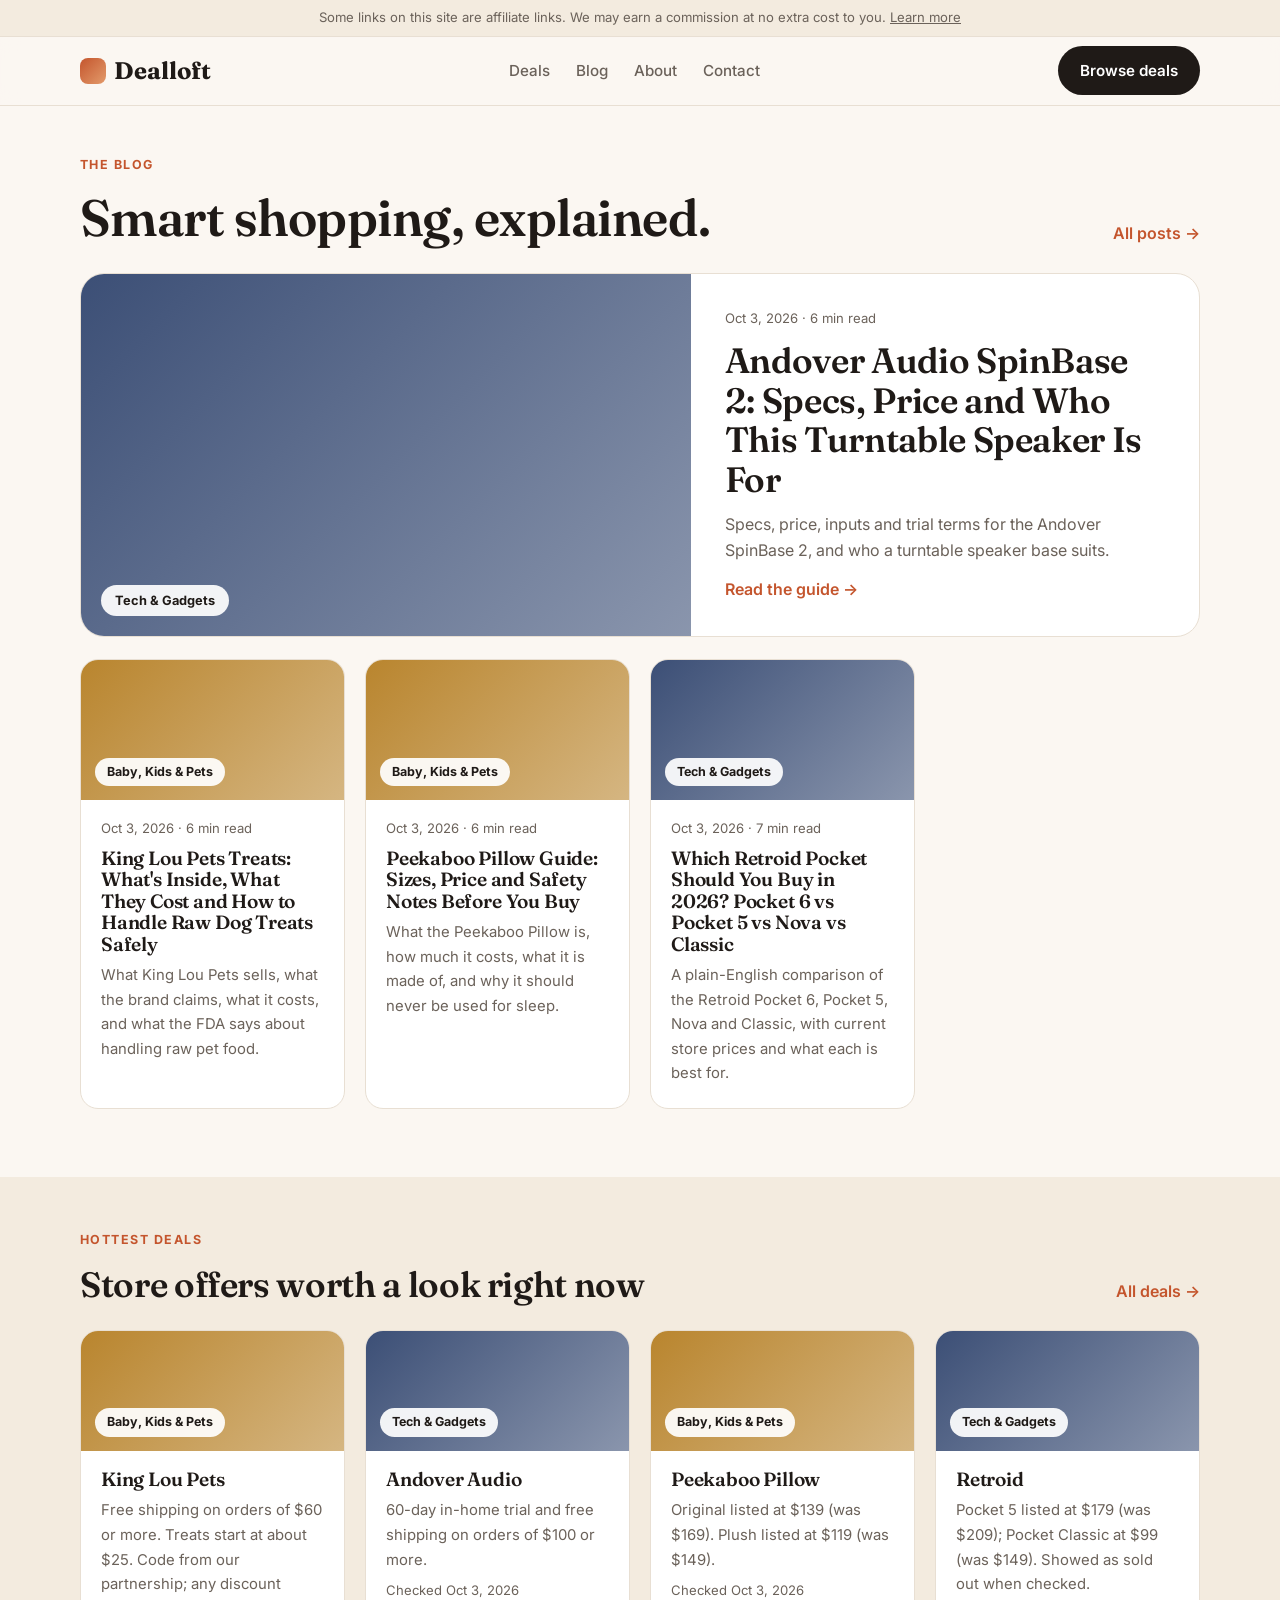
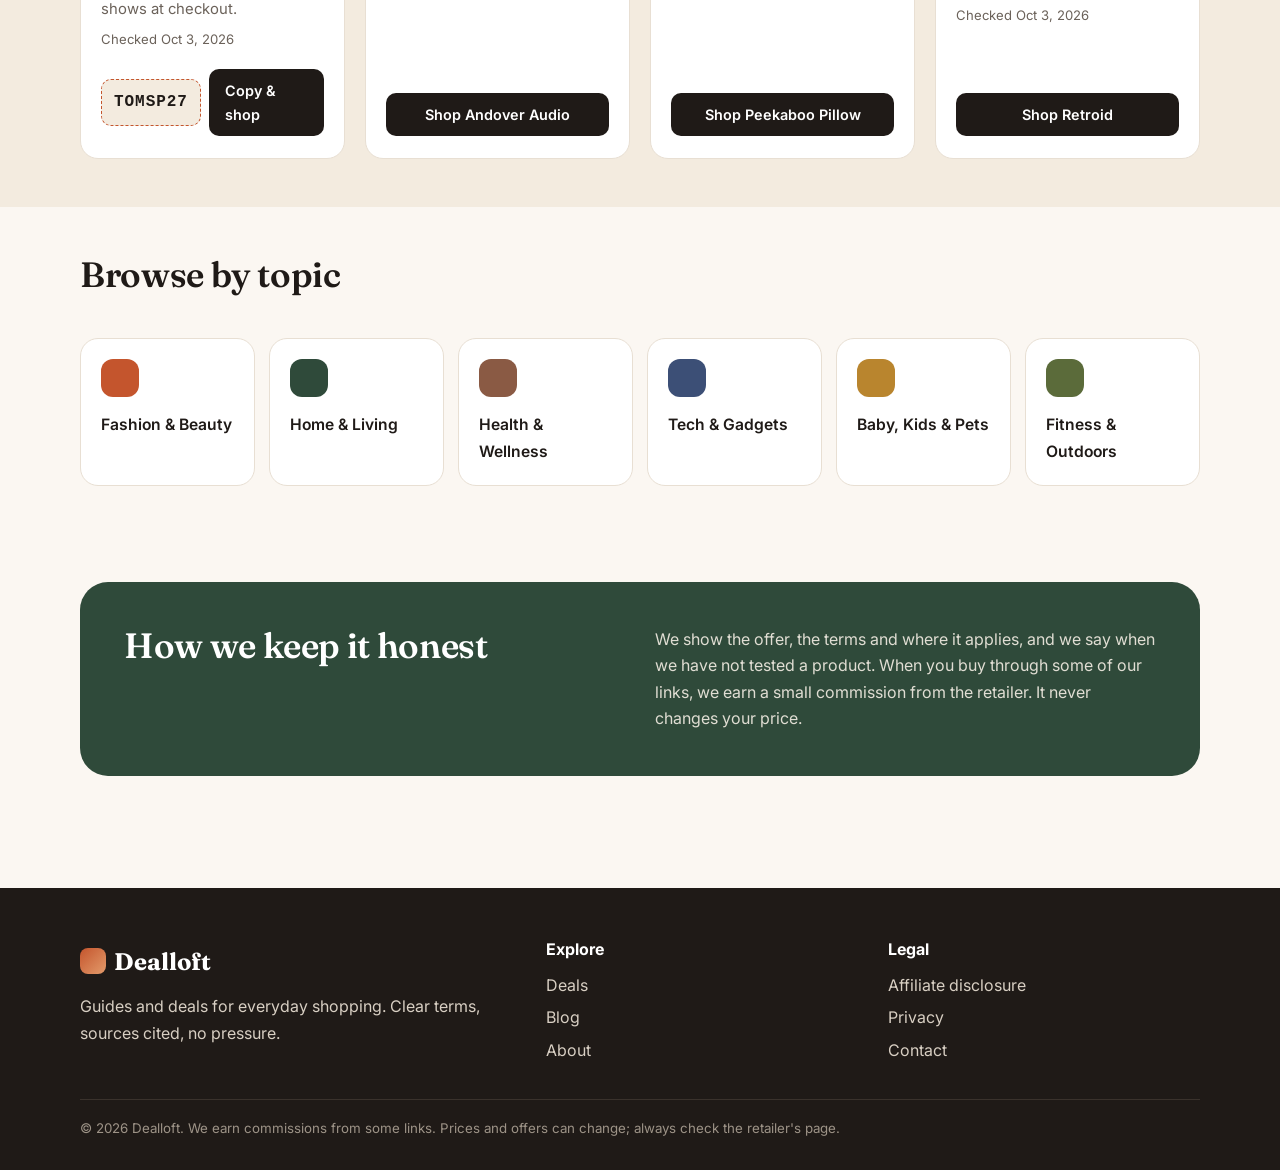
<file: index.html>
<!doctype html><html lang="en"><head><meta charset="utf-8"><meta name="viewport" content="width=device-width,initial-scale=1">
<title>Dealloft: Shop smarter. Pay less.</title><meta name="description" content="Plain-English product guides and deals with sources, prices and clear affiliate disclosure.">
<link rel="preconnect" href="https://fonts.googleapis.com"><link rel="preconnect" href="https://fonts.gstatic.com" crossorigin>
<link href="https://fonts.googleapis.com/css2?family=Fraunces:wght@600;700&family=Inter:wght@400;500;600;700&display=swap" rel="stylesheet">
<link rel="stylesheet" href="style.css"></head><body>
<div class="disc">Some links on this site are affiliate links. We may earn a commission at no extra cost to you. <a href="disclosure.html">Learn more</a></div>
<header class="top"><div class="wrap"><a class="logo" href="index.html"><i></i>Dealloft</a>
<nav><a href="deals.html" class="">Deals</a><a href="blog.html" class="">Blog</a><a href="about.html" class="">About</a><a href="contact.html" class="">Contact</a></nav>
<a class="btn" href="deals.html">Browse deals</a></div></header>
<main><section style="padding-top:44px"><div class="wrap"><div class="head"><div><span class="eyebrow">The blog</span><h1 style="font-size:clamp(2rem,4.2vw,3.2rem);margin:0">Smart shopping, explained.</h1></div><a href="blog.html">All posts &rarr;</a></div><a class="feat" href="posts/andover-audio-spinbase-2-guide.html"><div class="thumb" style="background:linear-gradient(135deg,#3C4F76,#3C4F7699)"><em>Tech &amp; Gadgets</em></div><div class="body"><span class="meta">Oct 3, 2026 &middot; 6 min read</span><h2>Andover Audio SpinBase 2: Specs, Price and Who This Turntable Speaker Is For</h2><p>Specs, price, inputs and trial terms for the Andover SpinBase 2, and who a turntable speaker base suits.</p><span style="color:var(--acc);font-weight:600">Read the guide &rarr;</span></div></a><div class="grid"><a class="card" style="text-decoration:none" href="posts/king-lou-pets-treats-guide.html"><div class="thumb" style="height:140px;background:linear-gradient(135deg,#B9852E,#B9852E99)"><em>Baby, Kids &amp; Pets</em></div><div class="body"><span class="meta">Oct 3, 2026 &middot; 6 min read</span><h3>King Lou Pets Treats: What&#x27;s Inside, What They Cost and How to Handle Raw Dog Treats Safely</h3><p>What King Lou Pets sells, what the brand claims, what it costs, and what the FDA says about handling raw pet food.</p></div></a><a class="card" style="text-decoration:none" href="posts/peekaboo-pillow-guide.html"><div class="thumb" style="height:140px;background:linear-gradient(135deg,#B9852E,#B9852E99)"><em>Baby, Kids &amp; Pets</em></div><div class="body"><span class="meta">Oct 3, 2026 &middot; 6 min read</span><h3>Peekaboo Pillow Guide: Sizes, Price and Safety Notes Before You Buy</h3><p>What the Peekaboo Pillow is, how much it costs, what it is made of, and why it should never be used for sleep.</p></div></a><a class="card" style="text-decoration:none" href="posts/retroid-pocket-guide-2026.html"><div class="thumb" style="height:140px;background:linear-gradient(135deg,#3C4F76,#3C4F7699)"><em>Tech &amp; Gadgets</em></div><div class="body"><span class="meta">Oct 3, 2026 &middot; 7 min read</span><h3>Which Retroid Pocket Should You Buy in 2026? Pocket 6 vs Pocket 5 vs Nova vs Classic</h3><p>A plain-English comparison of the Retroid Pocket 6, Pocket 5, Nova and Classic, with current store prices and what each is best for.</p></div></a></div></div></section>
<section style="background:var(--soft);margin-top:20px"><div class="wrap"><div class="head"><div><span class="eyebrow">Hottest deals</span><h2 style="margin:0">Store offers worth a look right now</h2></div><a href="deals.html">All deals &rarr;</a></div><div class="grid" id="deals"></div></div></section>
<section><div class="wrap"><div class="head"><h2>Browse by topic</h2></div><div class="cats"><a class="cat" href="deals.html#fashion"><span style="background:#C4552D"></span><b>Fashion & Beauty</b></a><a class="cat" href="deals.html#home"><span style="background:#2F4A3A"></span><b>Home & Living</b></a><a class="cat" href="deals.html#wellness"><span style="background:#8A5A44"></span><b>Health & Wellness</b></a><a class="cat" href="deals.html#tech"><span style="background:#3C4F76"></span><b>Tech & Gadgets</b></a><a class="cat" href="deals.html#family"><span style="background:#B9852E"></span><b>Baby, Kids & Pets</b></a><a class="cat" href="deals.html#fitness"><span style="background:#5B6B3A"></span><b>Fitness & Outdoors</b></a></div></div></section>
<section><div class="wrap"><div class="band"><div><h2>How we keep it honest</h2></div><p>We show the offer, the terms and where it applies, and we say when we have not tested a product. When you buy through some of our links, we earn a small commission from the retailer. It never changes your price.</p></div></div></section></main><footer><div class="wrap"><div class="cols"><div><a class="logo" style="color:#fff" href="index.html"><i></i>Dealloft</a><p style="max-width:28em;margin-top:12px">Guides and deals for everyday shopping. Clear terms, sources cited, no pressure.</p></div>
<div><h4>Explore</h4><a href="deals.html">Deals</a><a href="blog.html">Blog</a><a href="about.html">About</a></div>
<div><h4>Legal</h4><a href="disclosure.html">Affiliate disclosure</a><a href="privacy.html">Privacy</a><a href="contact.html">Contact</a></div></div>
<small>&copy; 2026 Dealloft. We earn commissions from some links. Prices and offers can change; always check the retailer's page.</small></div></footer>
<script src="data.js"></script><script src="app.js"></script><script>renderDeals(document.getElementById('deals'),4)</script>
</file>
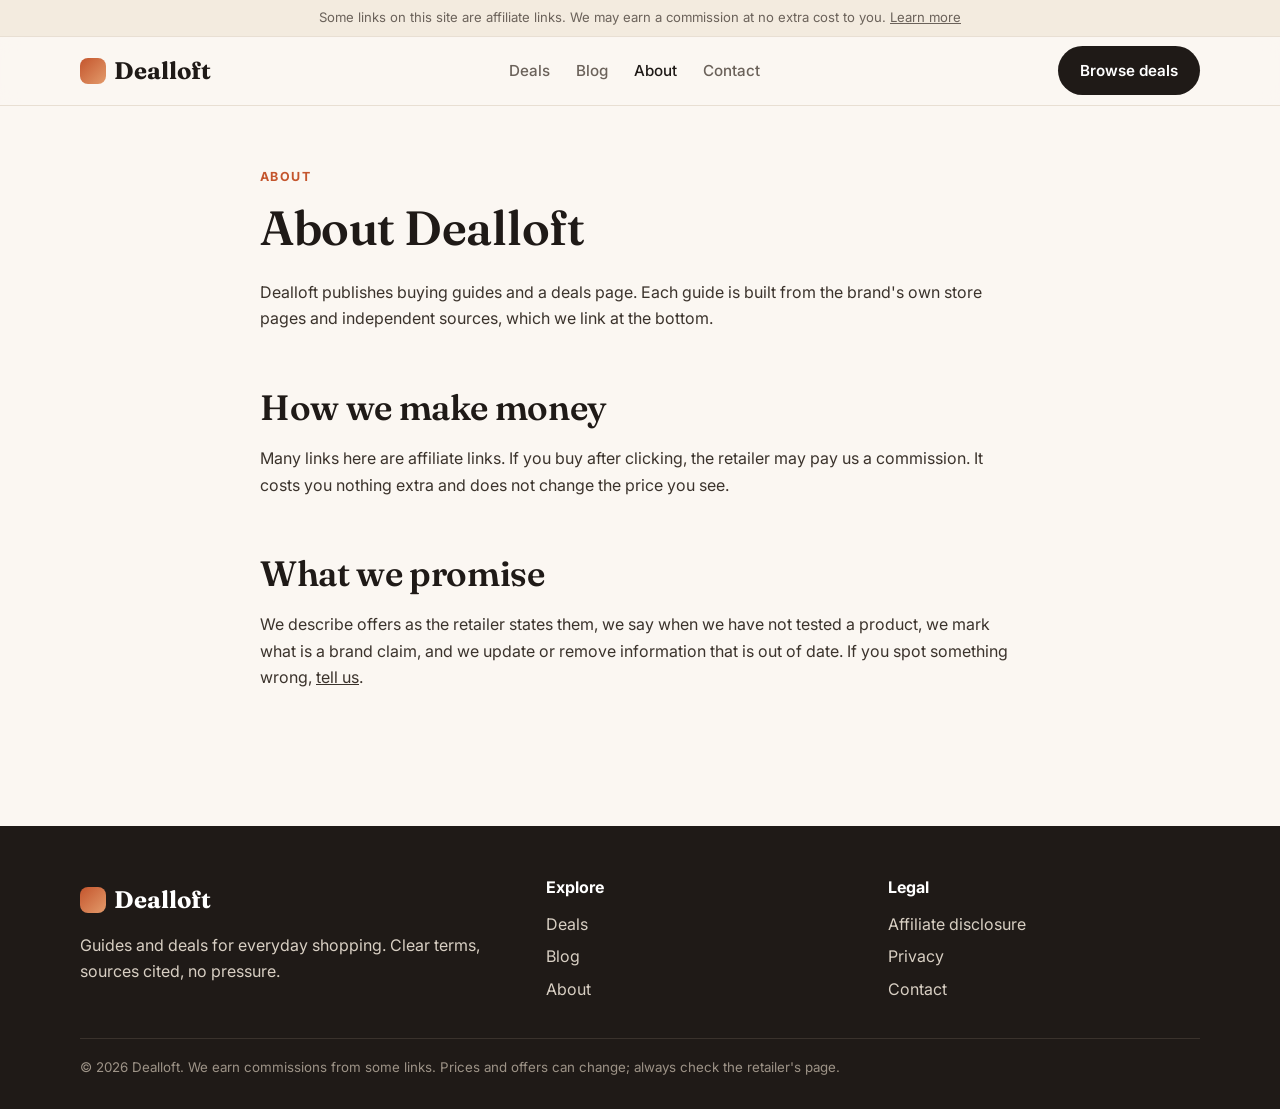
<file: about.html>
<!doctype html><html lang="en"><head><meta charset="utf-8"><meta name="viewport" content="width=device-width,initial-scale=1">
<title>About: Dealloft</title><meta name="description" content="About Dealloft and how we make money.">
<link rel="preconnect" href="https://fonts.googleapis.com"><link rel="preconnect" href="https://fonts.gstatic.com" crossorigin>
<link href="https://fonts.googleapis.com/css2?family=Fraunces:wght@600;700&family=Inter:wght@400;500;600;700&display=swap" rel="stylesheet">
<link rel="stylesheet" href="style.css"></head><body>
<div class="disc">Some links on this site are affiliate links. We may earn a commission at no extra cost to you. <a href="disclosure.html">Learn more</a></div>
<header class="top"><div class="wrap"><a class="logo" href="index.html"><i></i>Dealloft</a>
<nav><a href="deals.html" class="">Deals</a><a href="blog.html" class="">Blog</a><a href="about.html" class="on">About</a><a href="contact.html" class="">Contact</a></nav>
<a class="btn" href="deals.html">Browse deals</a></div></header><main><div class="wrap page"><span class="eyebrow">About</span><h1>About Dealloft</h1>
<p>Dealloft publishes buying guides and a deals page. Each guide is built from the brand's own store pages and independent sources, which we link at the bottom.</p>
<h2>How we make money</h2><p>Many links here are affiliate links. If you buy after clicking, the retailer may pay us a commission. It costs you nothing extra and does not change the price you see.</p>
<h2>What we promise</h2><p>We describe offers as the retailer states them, we say when we have not tested a product, we mark what is a brand claim, and we update or remove information that is out of date. If you spot something wrong, <a href="contact.html">tell us</a>.</p></div></main><footer><div class="wrap"><div class="cols"><div><a class="logo" style="color:#fff" href="index.html"><i></i>Dealloft</a><p style="max-width:28em;margin-top:12px">Guides and deals for everyday shopping. Clear terms, sources cited, no pressure.</p></div>
<div><h4>Explore</h4><a href="deals.html">Deals</a><a href="blog.html">Blog</a><a href="about.html">About</a></div>
<div><h4>Legal</h4><a href="disclosure.html">Affiliate disclosure</a><a href="privacy.html">Privacy</a><a href="contact.html">Contact</a></div></div>
<small>&copy; 2026 Dealloft. We earn commissions from some links. Prices and offers can change; always check the retailer's page.</small></div></footer>
<script src="data.js"></script><script src="app.js"></script>
</file>
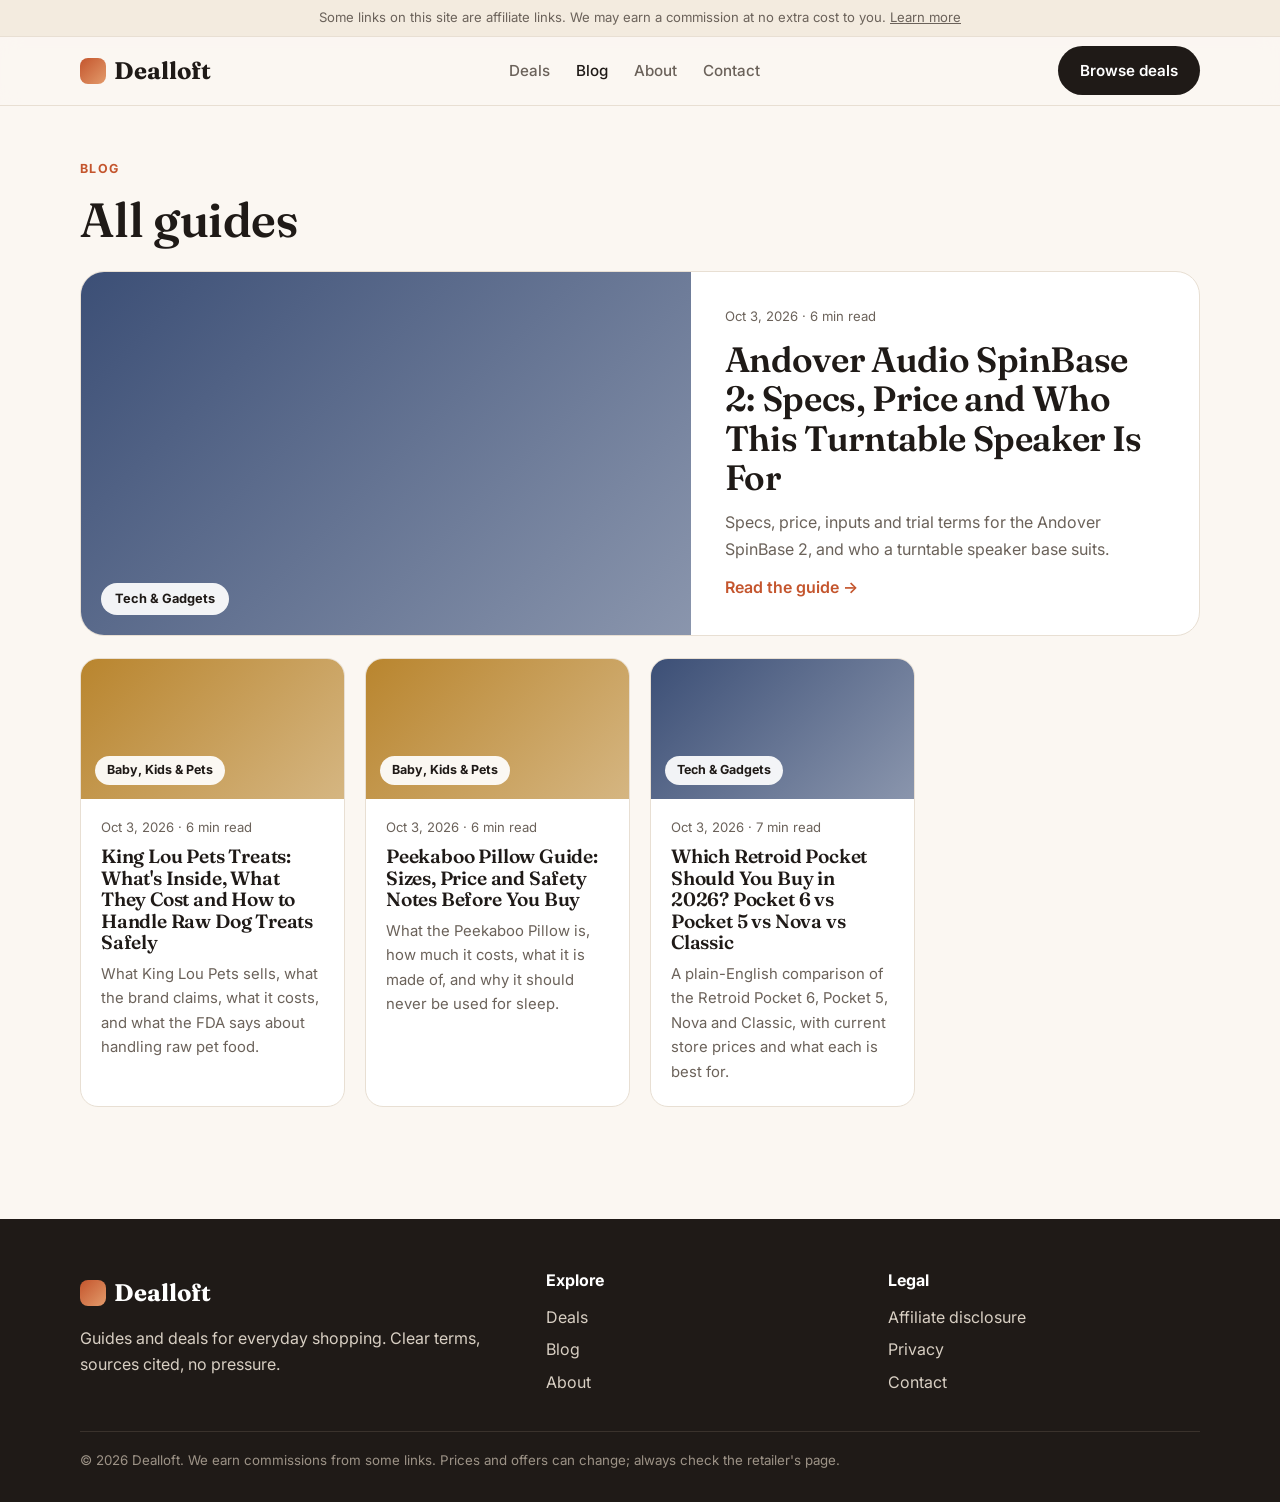
<file: blog.html>
<!doctype html><html lang="en"><head><meta charset="utf-8"><meta name="viewport" content="width=device-width,initial-scale=1">
<title>Blog: Dealloft</title><meta name="description" content="Buying guides with specs, prices, safety notes and sources.">
<link rel="preconnect" href="https://fonts.googleapis.com"><link rel="preconnect" href="https://fonts.gstatic.com" crossorigin>
<link href="https://fonts.googleapis.com/css2?family=Fraunces:wght@600;700&family=Inter:wght@400;500;600;700&display=swap" rel="stylesheet">
<link rel="stylesheet" href="style.css"></head><body>
<div class="disc">Some links on this site are affiliate links. We may earn a commission at no extra cost to you. <a href="disclosure.html">Learn more</a></div>
<header class="top"><div class="wrap"><a class="logo" href="index.html"><i></i>Dealloft</a>
<nav><a href="deals.html" class="">Deals</a><a href="blog.html" class="on">Blog</a><a href="about.html" class="">About</a><a href="contact.html" class="">Contact</a></nav>
<a class="btn" href="deals.html">Browse deals</a></div></header><main><section><div class="wrap"><span class="eyebrow">Blog</span><h1 style="font-size:clamp(2rem,4vw,3rem)">All guides</h1><a class="feat" href="posts/andover-audio-spinbase-2-guide.html"><div class="thumb" style="background:linear-gradient(135deg,#3C4F76,#3C4F7699)"><em>Tech &amp; Gadgets</em></div><div class="body"><span class="meta">Oct 3, 2026 &middot; 6 min read</span><h2>Andover Audio SpinBase 2: Specs, Price and Who This Turntable Speaker Is For</h2><p>Specs, price, inputs and trial terms for the Andover SpinBase 2, and who a turntable speaker base suits.</p><span style="color:var(--acc);font-weight:600">Read the guide &rarr;</span></div></a><div class="grid"><a class="card" style="text-decoration:none" href="posts/king-lou-pets-treats-guide.html"><div class="thumb" style="height:140px;background:linear-gradient(135deg,#B9852E,#B9852E99)"><em>Baby, Kids &amp; Pets</em></div><div class="body"><span class="meta">Oct 3, 2026 &middot; 6 min read</span><h3>King Lou Pets Treats: What&#x27;s Inside, What They Cost and How to Handle Raw Dog Treats Safely</h3><p>What King Lou Pets sells, what the brand claims, what it costs, and what the FDA says about handling raw pet food.</p></div></a><a class="card" style="text-decoration:none" href="posts/peekaboo-pillow-guide.html"><div class="thumb" style="height:140px;background:linear-gradient(135deg,#B9852E,#B9852E99)"><em>Baby, Kids &amp; Pets</em></div><div class="body"><span class="meta">Oct 3, 2026 &middot; 6 min read</span><h3>Peekaboo Pillow Guide: Sizes, Price and Safety Notes Before You Buy</h3><p>What the Peekaboo Pillow is, how much it costs, what it is made of, and why it should never be used for sleep.</p></div></a><a class="card" style="text-decoration:none" href="posts/retroid-pocket-guide-2026.html"><div class="thumb" style="height:140px;background:linear-gradient(135deg,#3C4F76,#3C4F7699)"><em>Tech &amp; Gadgets</em></div><div class="body"><span class="meta">Oct 3, 2026 &middot; 7 min read</span><h3>Which Retroid Pocket Should You Buy in 2026? Pocket 6 vs Pocket 5 vs Nova vs Classic</h3><p>A plain-English comparison of the Retroid Pocket 6, Pocket 5, Nova and Classic, with current store prices and what each is best for.</p></div></a></div></div></section></main><footer><div class="wrap"><div class="cols"><div><a class="logo" style="color:#fff" href="index.html"><i></i>Dealloft</a><p style="max-width:28em;margin-top:12px">Guides and deals for everyday shopping. Clear terms, sources cited, no pressure.</p></div>
<div><h4>Explore</h4><a href="deals.html">Deals</a><a href="blog.html">Blog</a><a href="about.html">About</a></div>
<div><h4>Legal</h4><a href="disclosure.html">Affiliate disclosure</a><a href="privacy.html">Privacy</a><a href="contact.html">Contact</a></div></div>
<small>&copy; 2026 Dealloft. We earn commissions from some links. Prices and offers can change; always check the retailer's page.</small></div></footer>
<script src="data.js"></script><script src="app.js"></script>
</file>
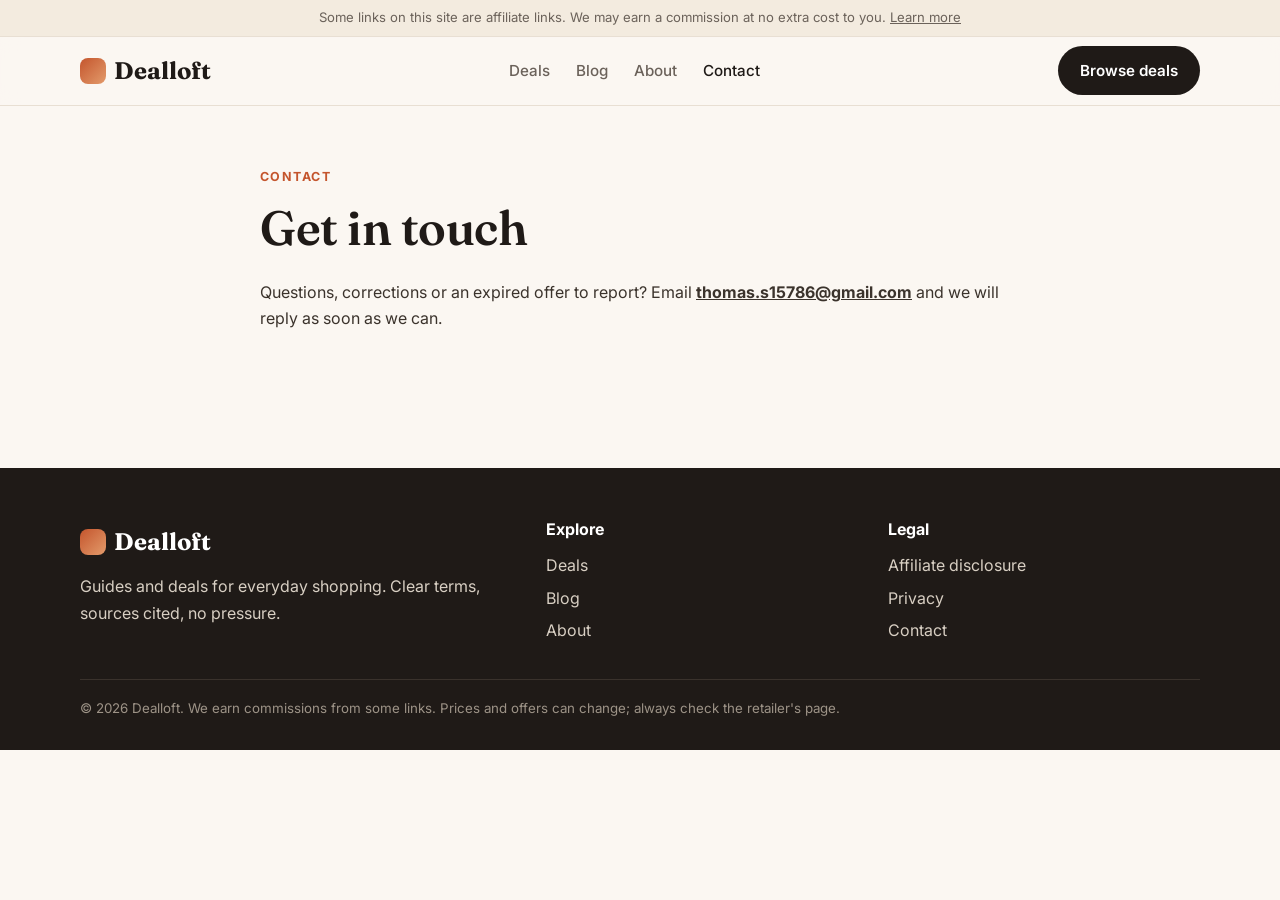
<file: contact.html>
<!doctype html><html lang="en"><head><meta charset="utf-8"><meta name="viewport" content="width=device-width,initial-scale=1">
<title>Contact: Dealloft</title><meta name="description" content="Contact Dealloft.">
<link rel="preconnect" href="https://fonts.googleapis.com"><link rel="preconnect" href="https://fonts.gstatic.com" crossorigin>
<link href="https://fonts.googleapis.com/css2?family=Fraunces:wght@600;700&family=Inter:wght@400;500;600;700&display=swap" rel="stylesheet">
<link rel="stylesheet" href="style.css"></head><body>
<div class="disc">Some links on this site are affiliate links. We may earn a commission at no extra cost to you. <a href="disclosure.html">Learn more</a></div>
<header class="top"><div class="wrap"><a class="logo" href="index.html"><i></i>Dealloft</a>
<nav><a href="deals.html" class="">Deals</a><a href="blog.html" class="">Blog</a><a href="about.html" class="">About</a><a href="contact.html" class="on">Contact</a></nav>
<a class="btn" href="deals.html">Browse deals</a></div></header><main><div class="wrap page"><span class="eyebrow">Contact</span><h1>Get in touch</h1>
<p>Questions, corrections or an expired offer to report? Email <a href="mailto:thomas.s15786@gmail.com"><b>thomas.s15786@gmail.com</b></a> and we will reply as soon as we can.</p></div></main><footer><div class="wrap"><div class="cols"><div><a class="logo" style="color:#fff" href="index.html"><i></i>Dealloft</a><p style="max-width:28em;margin-top:12px">Guides and deals for everyday shopping. Clear terms, sources cited, no pressure.</p></div>
<div><h4>Explore</h4><a href="deals.html">Deals</a><a href="blog.html">Blog</a><a href="about.html">About</a></div>
<div><h4>Legal</h4><a href="disclosure.html">Affiliate disclosure</a><a href="privacy.html">Privacy</a><a href="contact.html">Contact</a></div></div>
<small>&copy; 2026 Dealloft. We earn commissions from some links. Prices and offers can change; always check the retailer's page.</small></div></footer>
<script src="data.js"></script><script src="app.js"></script>
</file>
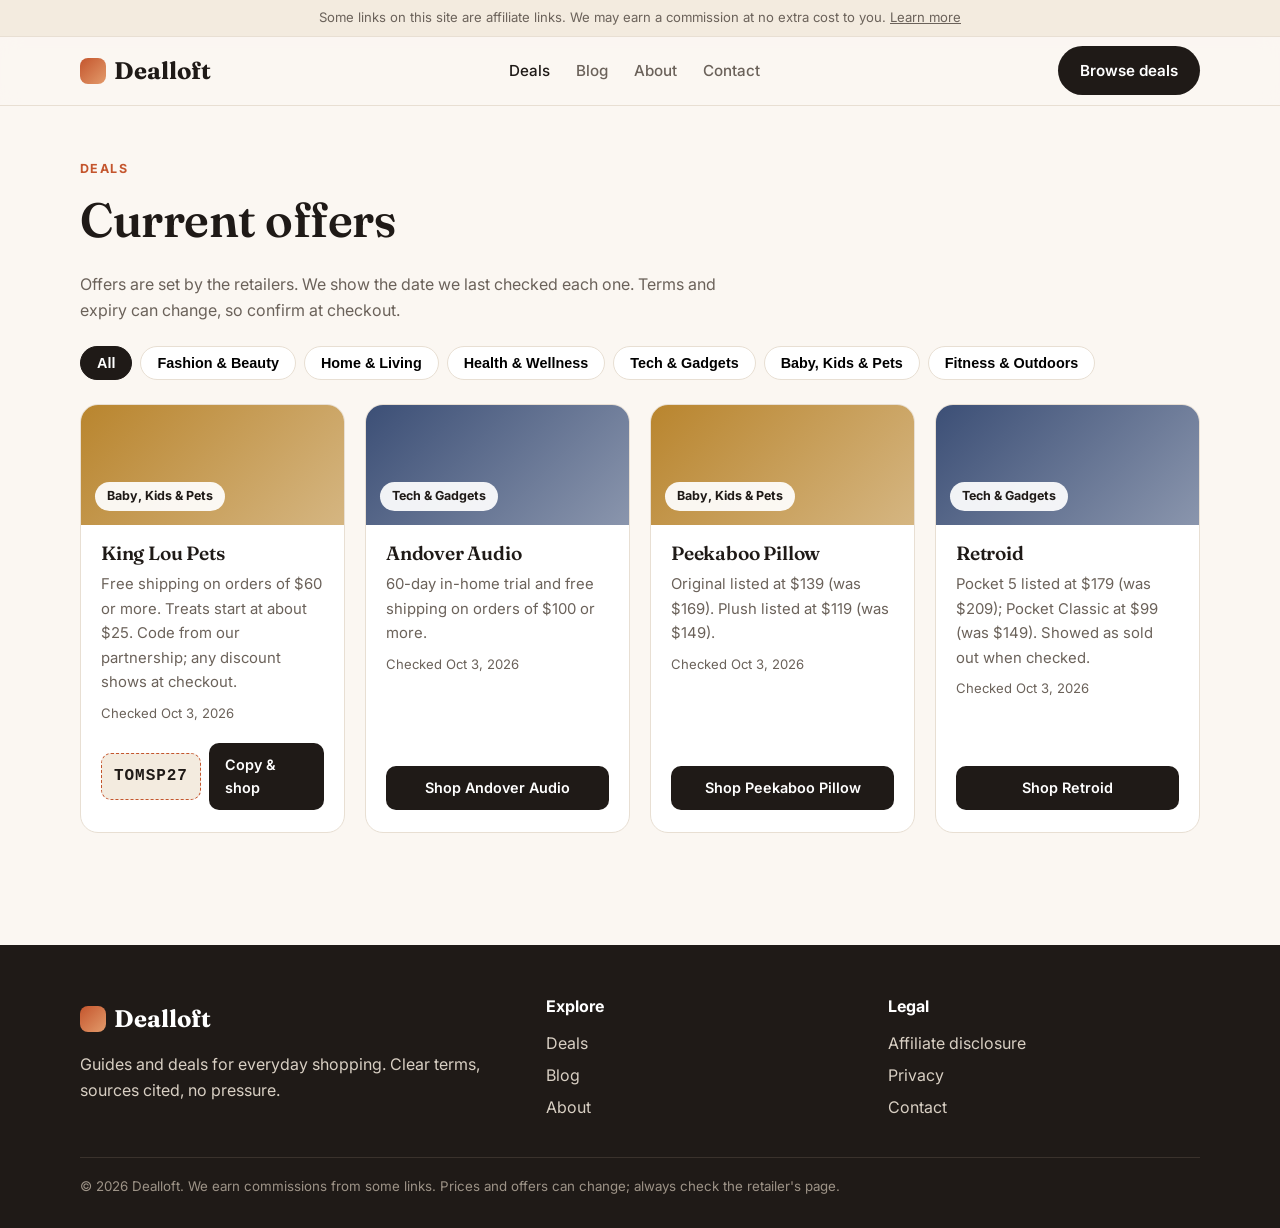
<file: deals.html>
<!doctype html><html lang="en"><head><meta charset="utf-8"><meta name="viewport" content="width=device-width,initial-scale=1">
<title>Deals: Dealloft</title><meta name="description" content="Current store offers, with the date we last checked each one.">
<link rel="preconnect" href="https://fonts.googleapis.com"><link rel="preconnect" href="https://fonts.gstatic.com" crossorigin>
<link href="https://fonts.googleapis.com/css2?family=Fraunces:wght@600;700&family=Inter:wght@400;500;600;700&display=swap" rel="stylesheet">
<link rel="stylesheet" href="style.css"></head><body>
<div class="disc">Some links on this site are affiliate links. We may earn a commission at no extra cost to you. <a href="disclosure.html">Learn more</a></div>
<header class="top"><div class="wrap"><a class="logo" href="index.html"><i></i>Dealloft</a>
<nav><a href="deals.html" class="on">Deals</a><a href="blog.html" class="">Blog</a><a href="about.html" class="">About</a><a href="contact.html" class="">Contact</a></nav>
<a class="btn" href="deals.html">Browse deals</a></div></header><main><section><div class="wrap"><span class="eyebrow">Deals</span><h1 style="font-size:clamp(2rem,4vw,3rem)">Current offers</h1>
<p style="color:var(--mute);max-width:40em">Offers are set by the retailers. We show the date we last checked each one. Terms and expiry can change, so confirm at checkout.</p>
<div class="filters" id="filters" style="margin-top:22px"></div><div class="grid" id="deals"></div></div></section></main><footer><div class="wrap"><div class="cols"><div><a class="logo" style="color:#fff" href="index.html"><i></i>Dealloft</a><p style="max-width:28em;margin-top:12px">Guides and deals for everyday shopping. Clear terms, sources cited, no pressure.</p></div>
<div><h4>Explore</h4><a href="deals.html">Deals</a><a href="blog.html">Blog</a><a href="about.html">About</a></div>
<div><h4>Legal</h4><a href="disclosure.html">Affiliate disclosure</a><a href="privacy.html">Privacy</a><a href="contact.html">Contact</a></div></div>
<small>&copy; 2026 Dealloft. We earn commissions from some links. Prices and offers can change; always check the retailer's page.</small></div></footer>
<script src="data.js"></script><script src="app.js"></script><script>const t=document.getElementById('deals');initFilters(document.getElementById('filters'),t);const h=location.hash.slice(1);if(h&&CATS.some(c=>c.id===h)){state.cat=h;[...document.getElementById('filters').children].forEach(b=>b.classList.toggle('on',b.dataset.c===h))}renderDeals(t)</script>
</file>
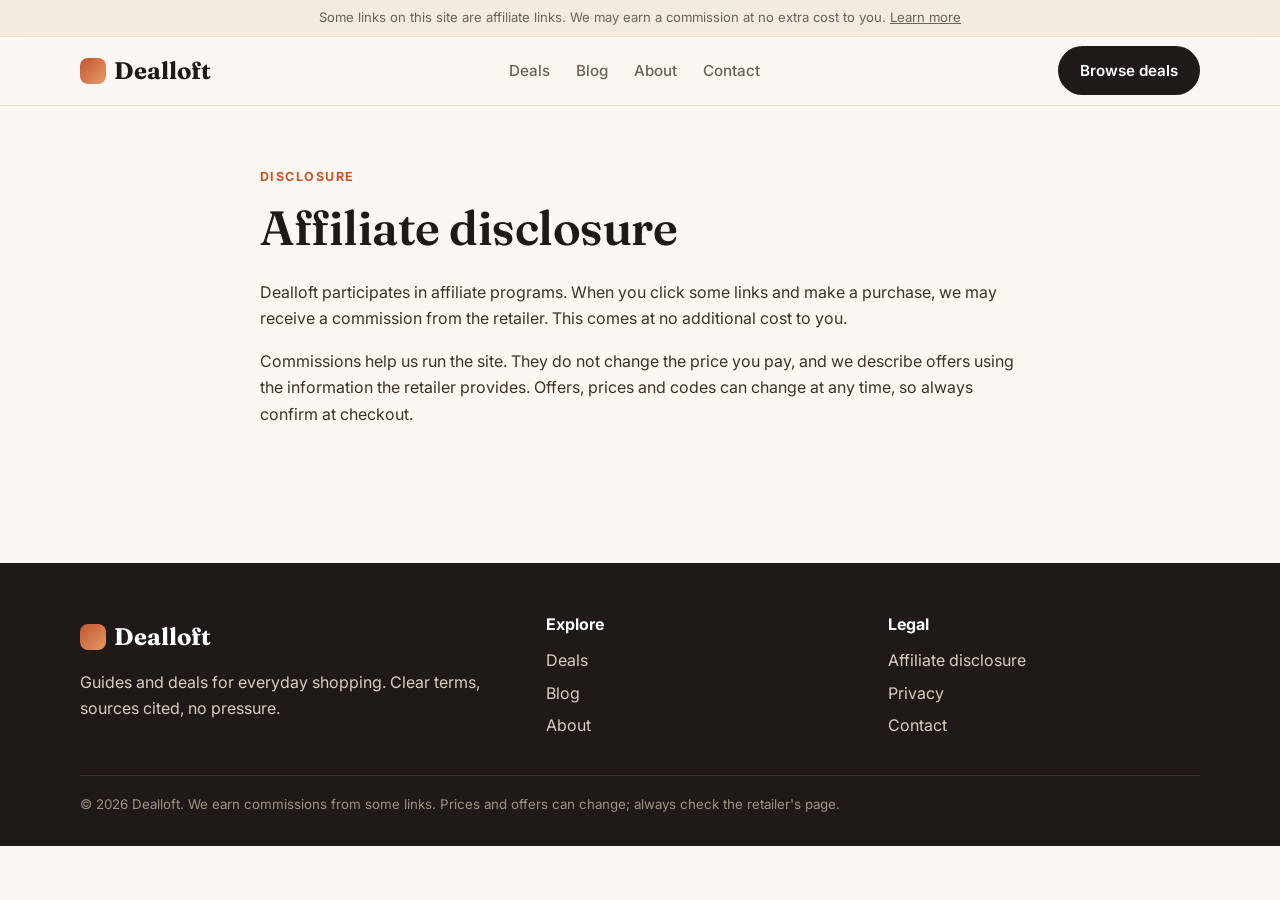
<file: disclosure.html>
<!doctype html><html lang="en"><head><meta charset="utf-8"><meta name="viewport" content="width=device-width,initial-scale=1">
<title>Affiliate disclosure: Dealloft</title><meta name="description" content="How affiliate links work on this site.">
<link rel="preconnect" href="https://fonts.googleapis.com"><link rel="preconnect" href="https://fonts.gstatic.com" crossorigin>
<link href="https://fonts.googleapis.com/css2?family=Fraunces:wght@600;700&family=Inter:wght@400;500;600;700&display=swap" rel="stylesheet">
<link rel="stylesheet" href="style.css"></head><body>
<div class="disc">Some links on this site are affiliate links. We may earn a commission at no extra cost to you. <a href="disclosure.html">Learn more</a></div>
<header class="top"><div class="wrap"><a class="logo" href="index.html"><i></i>Dealloft</a>
<nav><a href="deals.html" class="">Deals</a><a href="blog.html" class="">Blog</a><a href="about.html" class="">About</a><a href="contact.html" class="">Contact</a></nav>
<a class="btn" href="deals.html">Browse deals</a></div></header><main><div class="wrap page"><span class="eyebrow">Disclosure</span><h1>Affiliate disclosure</h1>
<p>Dealloft participates in affiliate programs. When you click some links and make a purchase, we may receive a commission from the retailer. This comes at no additional cost to you.</p>
<p>Commissions help us run the site. They do not change the price you pay, and we describe offers using the information the retailer provides. Offers, prices and codes can change at any time, so always confirm at checkout.</p></div></main><footer><div class="wrap"><div class="cols"><div><a class="logo" style="color:#fff" href="index.html"><i></i>Dealloft</a><p style="max-width:28em;margin-top:12px">Guides and deals for everyday shopping. Clear terms, sources cited, no pressure.</p></div>
<div><h4>Explore</h4><a href="deals.html">Deals</a><a href="blog.html">Blog</a><a href="about.html">About</a></div>
<div><h4>Legal</h4><a href="disclosure.html">Affiliate disclosure</a><a href="privacy.html">Privacy</a><a href="contact.html">Contact</a></div></div>
<small>&copy; 2026 Dealloft. We earn commissions from some links. Prices and offers can change; always check the retailer's page.</small></div></footer>
<script src="data.js"></script><script src="app.js"></script>
</file>
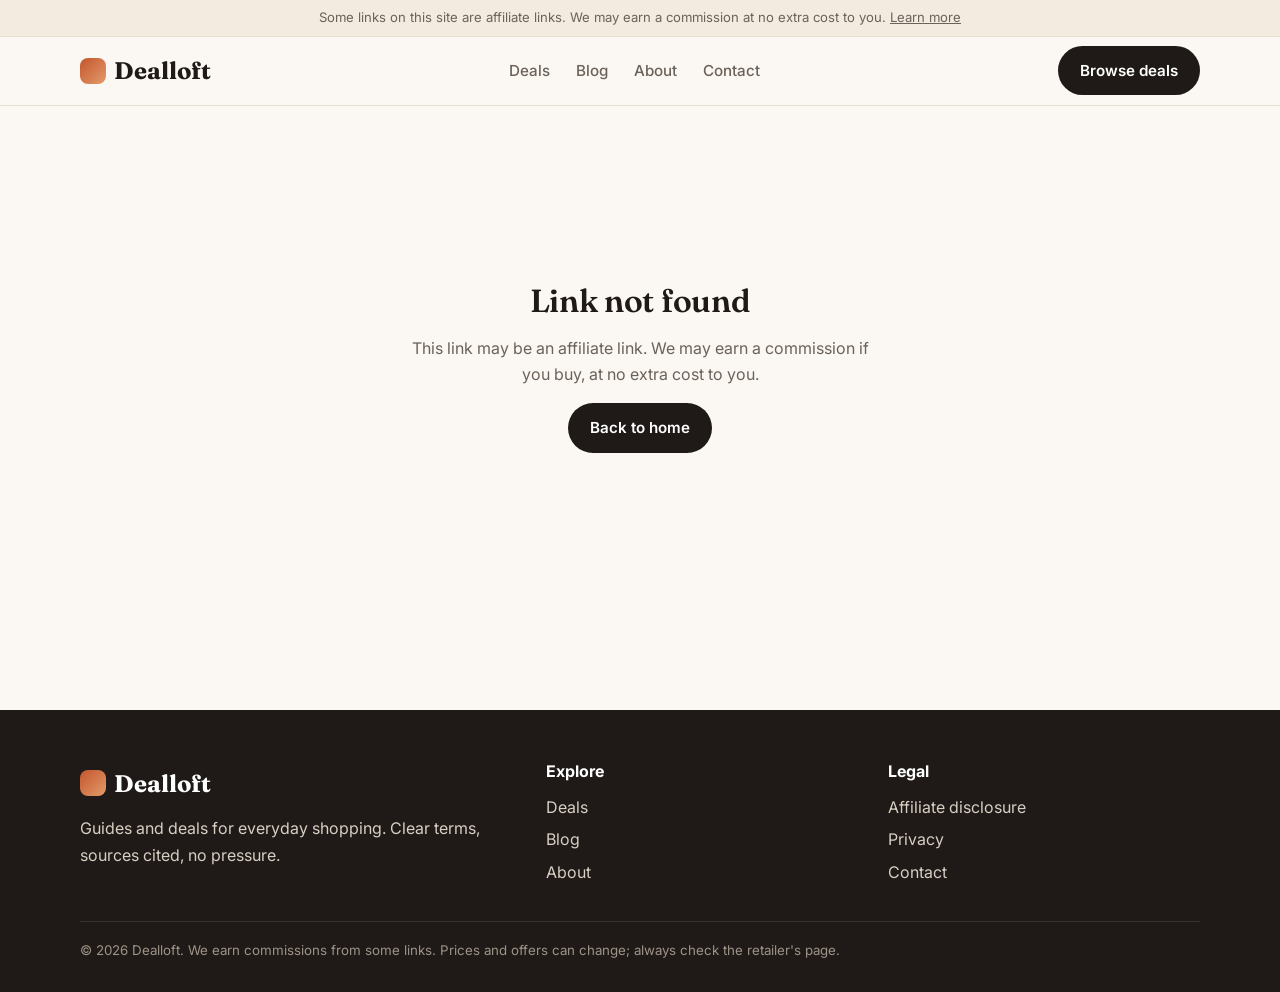
<file: go.html>
<!doctype html><html lang="en"><head><meta charset="utf-8"><meta name="viewport" content="width=device-width,initial-scale=1">
<title>Taking you to the store: Dealloft</title><meta name="description" content="Redirecting to the retailer.">
<link rel="preconnect" href="https://fonts.googleapis.com"><link rel="preconnect" href="https://fonts.gstatic.com" crossorigin>
<link href="https://fonts.googleapis.com/css2?family=Fraunces:wght@600;700&family=Inter:wght@400;500;600;700&display=swap" rel="stylesheet">
<link rel="stylesheet" href="style.css"><meta name="robots" content="noindex,nofollow"></head><body>
<div class="disc">Some links on this site are affiliate links. We may earn a commission at no extra cost to you. <a href="disclosure.html">Learn more</a></div>
<header class="top"><div class="wrap"><a class="logo" href="index.html"><i></i>Dealloft</a>
<nav><a href="deals.html" class="">Deals</a><a href="blog.html" class="">Blog</a><a href="about.html" class="">About</a><a href="contact.html" class="">Contact</a></nav>
<a class="btn" href="deals.html">Browse deals</a></div></header>
<main class="go"><div class="box"><h1 style="font-size:2rem" id="t">Taking you to the store&hellip;</h1>
<p id="m" style="color:var(--mute)">This link may be an affiliate link. We may earn a commission if you buy, at no extra cost to you.</p>
<p><a class="btn" id="b" href="index.html" rel="sponsored nofollow noopener">Continue</a></p>
<p id="bk" style="display:none;font-size:.9rem"><a id="bka" href="#" rel="sponsored nofollow noopener">Link not working? Try the backup link</a></p></div></main><footer><div class="wrap"><div class="cols"><div><a class="logo" style="color:#fff" href="index.html"><i></i>Dealloft</a><p style="max-width:28em;margin-top:12px">Guides and deals for everyday shopping. Clear terms, sources cited, no pressure.</p></div>
<div><h4>Explore</h4><a href="deals.html">Deals</a><a href="blog.html">Blog</a><a href="about.html">About</a></div>
<div><h4>Legal</h4><a href="disclosure.html">Affiliate disclosure</a><a href="privacy.html">Privacy</a><a href="contact.html">Contact</a></div></div>
<small>&copy; 2026 Dealloft. We earn commissions from some links. Prices and offers can change; always check the retailer's page.</small></div></footer>
<script src="data.js"></script><script src="app.js"></script>
<script>(function(){var id=new URLSearchParams(location.search).get('b');var b=BRANDS[id];
if(!b){document.getElementById('t').textContent='Link not found';document.getElementById('b').textContent='Back to home';return}
var u=b.aff||b.url;document.getElementById('t').textContent='Taking you to '+b.name+'\u2026';
var a=document.getElementById('b');a.href=u;a.textContent='Continue to '+b.name;if(b.aff2){document.getElementById('bk').style.display='block';document.getElementById('bka').href=b.aff2}
setTimeout(function(){location.replace(u)},1200)})()</script>
</file>
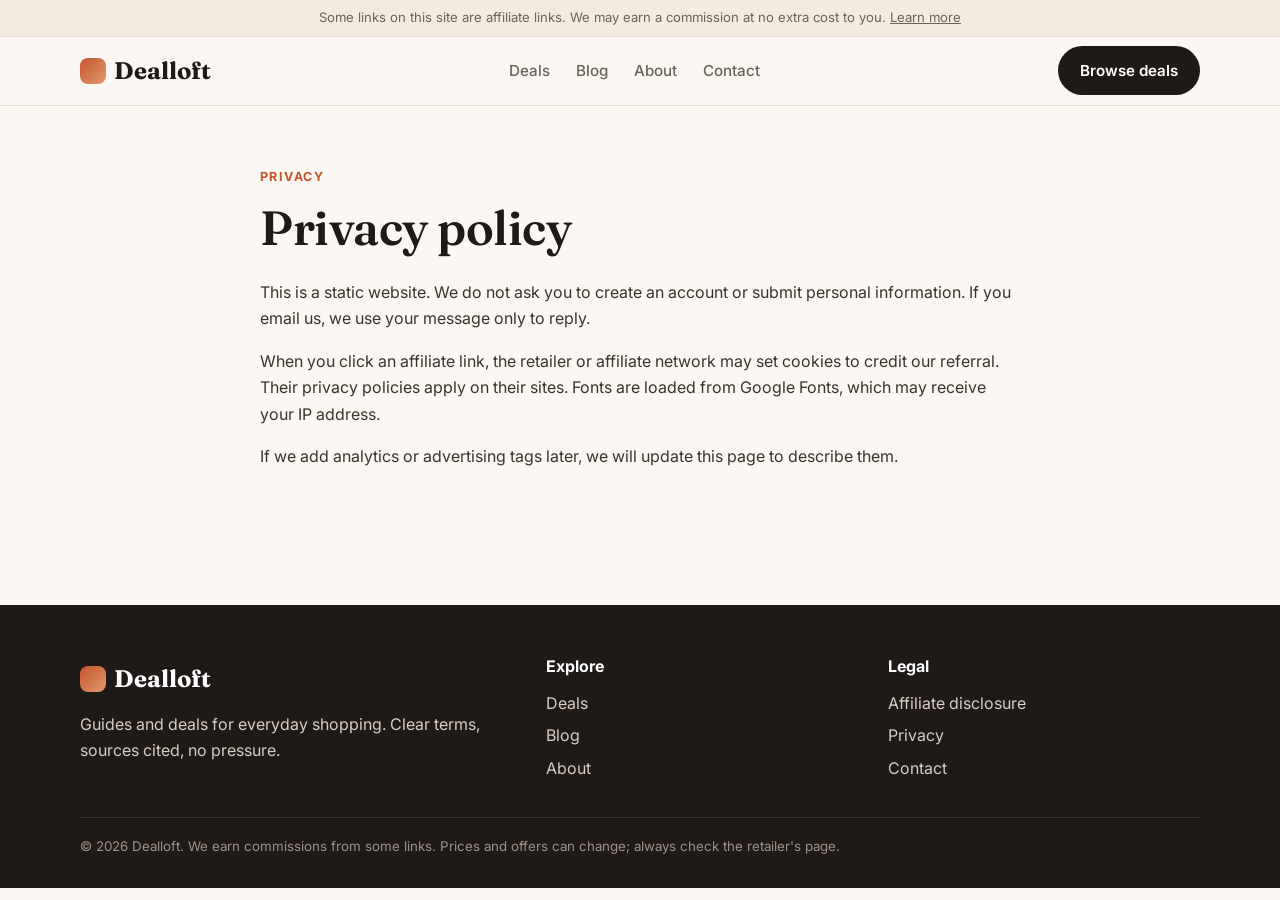
<file: privacy.html>
<!doctype html><html lang="en"><head><meta charset="utf-8"><meta name="viewport" content="width=device-width,initial-scale=1">
<title>Privacy: Dealloft</title><meta name="description" content="Privacy policy.">
<link rel="preconnect" href="https://fonts.googleapis.com"><link rel="preconnect" href="https://fonts.gstatic.com" crossorigin>
<link href="https://fonts.googleapis.com/css2?family=Fraunces:wght@600;700&family=Inter:wght@400;500;600;700&display=swap" rel="stylesheet">
<link rel="stylesheet" href="style.css"></head><body>
<div class="disc">Some links on this site are affiliate links. We may earn a commission at no extra cost to you. <a href="disclosure.html">Learn more</a></div>
<header class="top"><div class="wrap"><a class="logo" href="index.html"><i></i>Dealloft</a>
<nav><a href="deals.html" class="">Deals</a><a href="blog.html" class="">Blog</a><a href="about.html" class="">About</a><a href="contact.html" class="">Contact</a></nav>
<a class="btn" href="deals.html">Browse deals</a></div></header><main><div class="wrap page"><span class="eyebrow">Privacy</span><h1>Privacy policy</h1>
<p>This is a static website. We do not ask you to create an account or submit personal information. If you email us, we use your message only to reply.</p>
<p>When you click an affiliate link, the retailer or affiliate network may set cookies to credit our referral. Their privacy policies apply on their sites. Fonts are loaded from Google Fonts, which may receive your IP address.</p>
<p>If we add analytics or advertising tags later, we will update this page to describe them.</p></div></main><footer><div class="wrap"><div class="cols"><div><a class="logo" style="color:#fff" href="index.html"><i></i>Dealloft</a><p style="max-width:28em;margin-top:12px">Guides and deals for everyday shopping. Clear terms, sources cited, no pressure.</p></div>
<div><h4>Explore</h4><a href="deals.html">Deals</a><a href="blog.html">Blog</a><a href="about.html">About</a></div>
<div><h4>Legal</h4><a href="disclosure.html">Affiliate disclosure</a><a href="privacy.html">Privacy</a><a href="contact.html">Contact</a></div></div>
<small>&copy; 2026 Dealloft. We earn commissions from some links. Prices and offers can change; always check the retailer's page.</small></div></footer>
<script src="data.js"></script><script src="app.js"></script>
</file>
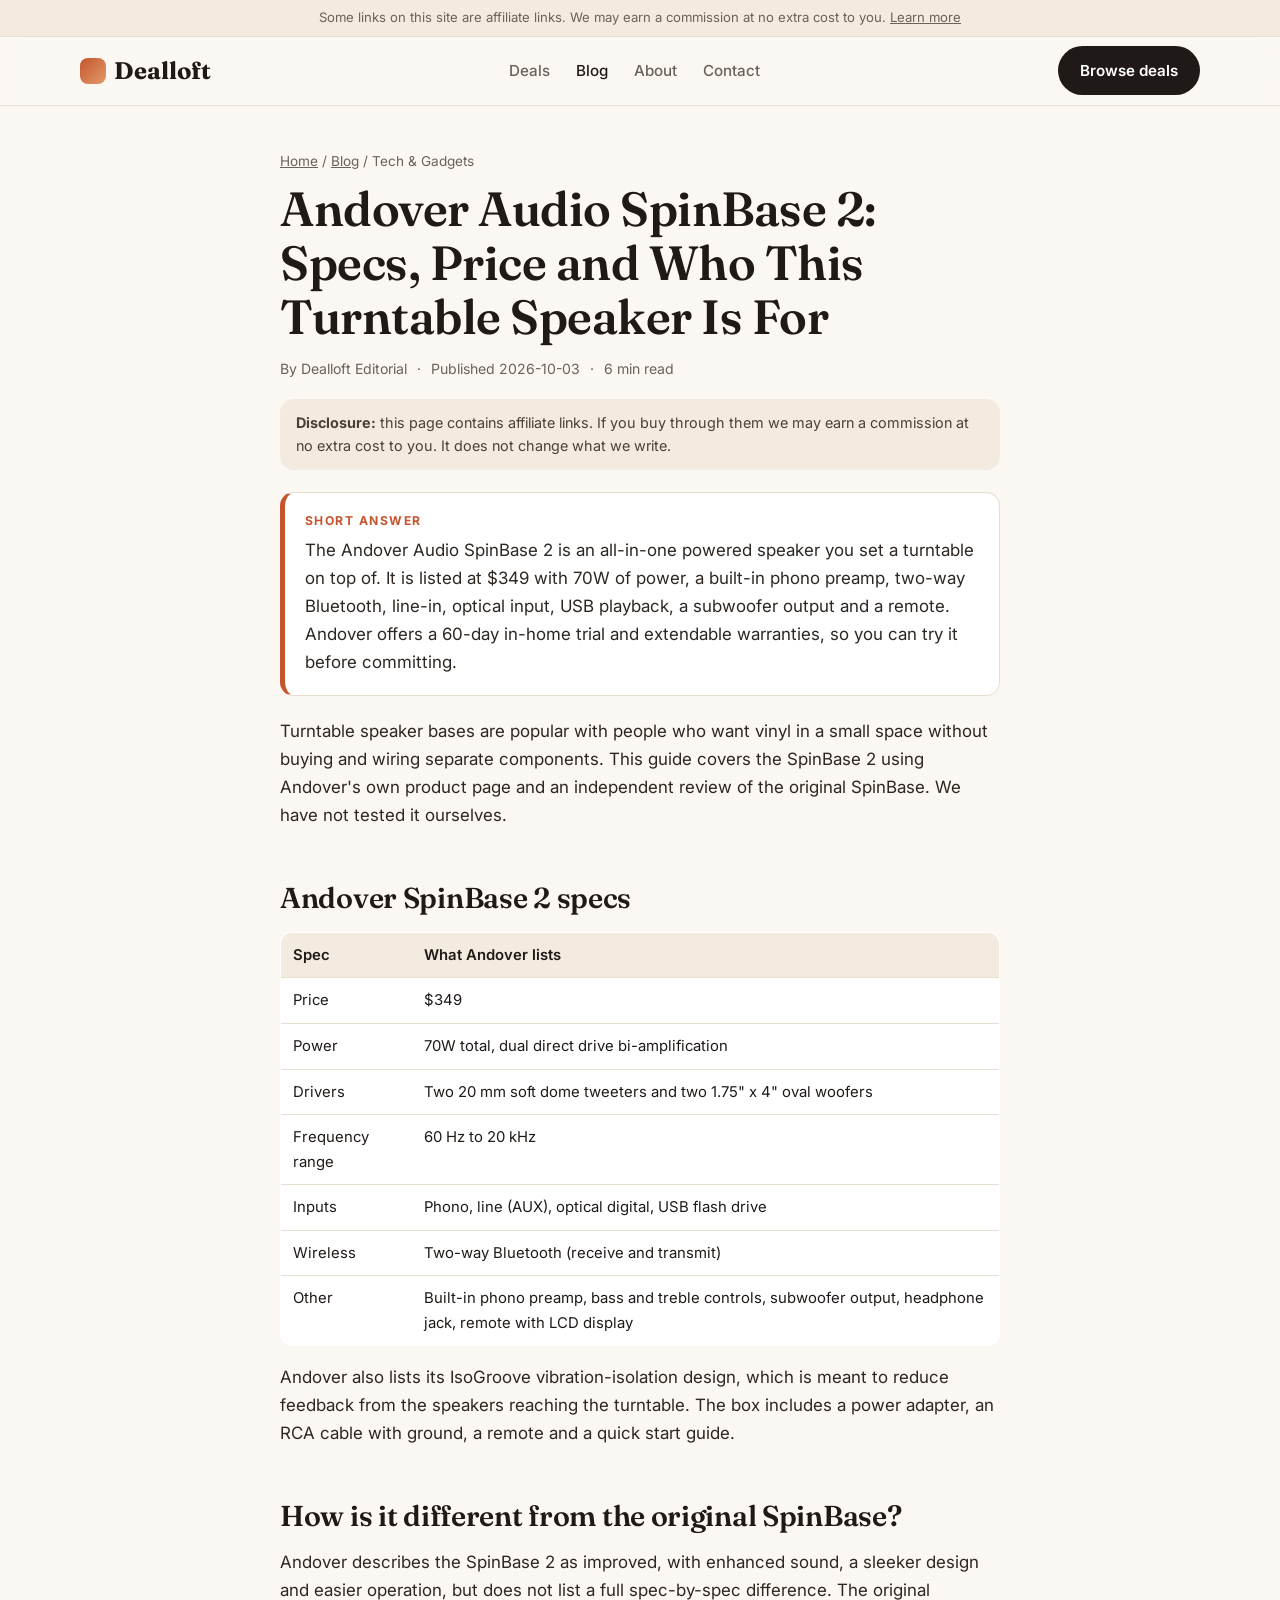
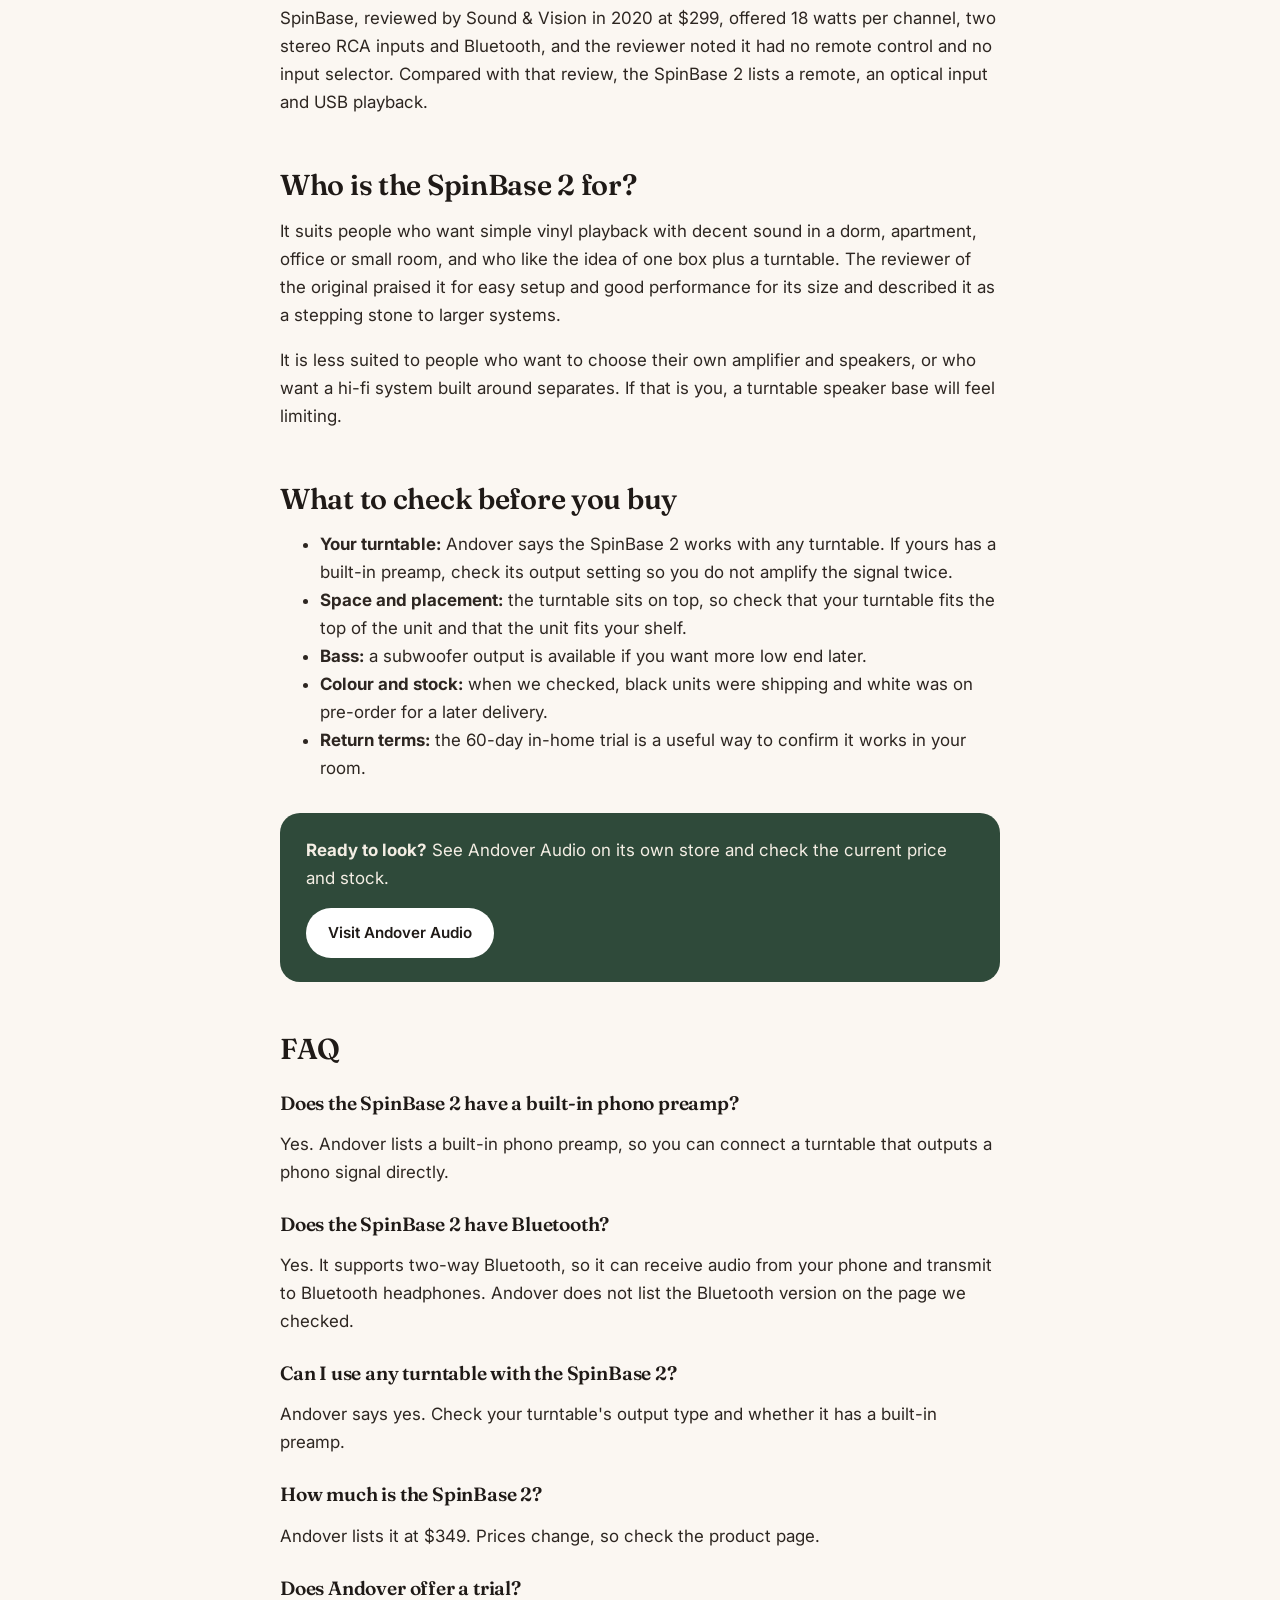
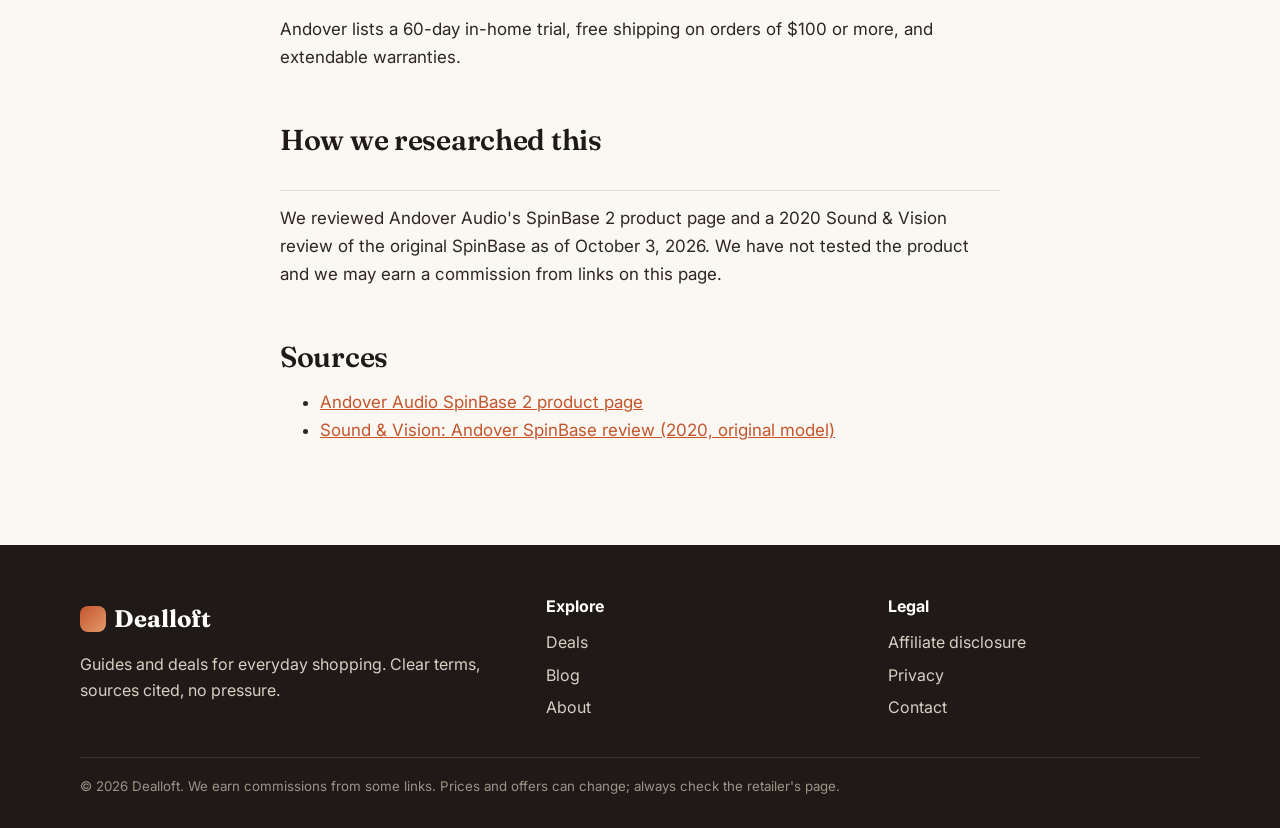
<file: posts/andover-audio-spinbase-2-guide.html>
<!doctype html><html lang="en"><head><meta charset="utf-8"><meta name="viewport" content="width=device-width,initial-scale=1">
<title>Andover SpinBase 2: Turntable Speaker Specs, Price &amp; Fit</title><meta name="description" content="Andover Audio SpinBase 2 specs, price, inputs, Bluetooth and trial terms, plus who it suits and what to check before you buy."><link rel="canonical" href="https://dealloft.github.io/posts/andover-audio-spinbase-2-guide.html"><meta property="og:title" content="Andover SpinBase 2: Turntable Speaker Specs, Price &amp; Fit"><meta property="og:description" content="Andover Audio SpinBase 2 specs, price, inputs, Bluetooth and trial terms, plus who it suits and what to check before you buy."><meta property="og:type" content="article">
<link rel="preconnect" href="https://fonts.googleapis.com"><link rel="preconnect" href="https://fonts.gstatic.com" crossorigin>
<link href="https://fonts.googleapis.com/css2?family=Fraunces:wght@600;700&family=Inter:wght@400;500;600;700&display=swap" rel="stylesheet">
<link rel="stylesheet" href="../style.css"><script type="application/ld+json">[{"@context": "https://schema.org", "@type": "Article", "headline": "Andover Audio SpinBase 2: Specs, Price and Who This Turntable Speaker Is For", "description": "Andover Audio SpinBase 2 specs, price, inputs, Bluetooth and trial terms, plus who it suits and what to check before you buy.", "datePublished": "2026-10-03", "dateModified": "2026-10-03", "author": {"@type": "Organization", "name": "Dealloft Editorial"}, "publisher": {"@type": "Organization", "name": "Dealloft"}, "mainEntityOfPage": "https://dealloft.github.io/posts/andover-audio-spinbase-2-guide.html"}, {"@context": "https://schema.org", "@type": "FAQPage", "mainEntity": [{"@type": "Question", "name": "Does the SpinBase 2 have a built-in phono preamp?", "acceptedAnswer": {"@type": "Answer", "text": "Yes. Andover lists a built-in phono preamp, so you can connect a turntable that outputs a phono signal directly."}}, {"@type": "Question", "name": "Does the SpinBase 2 have Bluetooth?", "acceptedAnswer": {"@type": "Answer", "text": "Yes. It supports two-way Bluetooth, so it can receive audio from your phone and transmit to Bluetooth headphones. Andover does not list the Bluetooth version on the page we checked."}}, {"@type": "Question", "name": "Can I use any turntable with the SpinBase 2?", "acceptedAnswer": {"@type": "Answer", "text": "Andover says yes. Check your turntable's output type and whether it has a built-in preamp."}}, {"@type": "Question", "name": "How much is the SpinBase 2?", "acceptedAnswer": {"@type": "Answer", "text": "Andover lists it at $349. Prices change, so check the product page."}}, {"@type": "Question", "name": "Does Andover offer a trial?", "acceptedAnswer": {"@type": "Answer", "text": "Andover lists a 60-day in-home trial, free shipping on orders of $100 or more, and extendable warranties."}}]}]</script></head><body>
<div class="disc">Some links on this site are affiliate links. We may earn a commission at no extra cost to you. <a href="../disclosure.html">Learn more</a></div>
<header class="top"><div class="wrap"><a class="logo" href="../index.html"><i></i>Dealloft</a>
<nav><a href="../deals.html" class="">Deals</a><a href="../blog.html" class="on">Blog</a><a href="../about.html" class="">About</a><a href="../contact.html" class="">Contact</a></nav>
<a class="btn" href="../deals.html">Browse deals</a></div></header><main><article class="article">
<div class="crumbs"><a href="../index.html">Home</a> / <a href="../blog.html">Blog</a> / Tech &amp; Gadgets</div>
<h1>Andover Audio SpinBase 2: Specs, Price and Who This Turntable Speaker Is For</h1>
<div class="byline"><span>By Dealloft Editorial</span><span>&middot;</span><span>Published 2026-10-03</span><span>&middot;</span><span>6 min read</span></div>
<div class="disclose"><b>Disclosure:</b> this page contains affiliate links. If you buy through them we may earn a commission at no extra cost to you. It does not change what we write.</div>
<div class="answer"><b class="lbl">Short answer</b><p>The Andover Audio SpinBase 2 is an all-in-one powered speaker you set a turntable on top of. It is listed at $349 with 70W of power, a built-in phono preamp, two-way Bluetooth, line-in, optical input, USB playback, a subwoofer output and a remote. Andover offers a 60-day in-home trial and extendable warranties, so you can try it before committing.</p></div>
<p>Turntable speaker bases are popular with people who want vinyl in a small space without buying and wiring separate components. This guide covers the SpinBase 2 using Andover&#x27;s own product page and an independent review of the original SpinBase. We have not tested it ourselves.</p>
<h2 id="andover-spinbase-2-specs">Andover SpinBase 2 specs</h2>
<div class="tbl"><table><thead><tr><th>Spec</th><th>What Andover lists</th></tr></thead><tbody><tr><td>Price</td><td>$349</td></tr><tr><td>Power</td><td>70W total, dual direct drive bi-amplification</td></tr><tr><td>Drivers</td><td>Two 20 mm soft dome tweeters and two 1.75&quot; x 4&quot; oval woofers</td></tr><tr><td>Frequency range</td><td>60 Hz to 20 kHz</td></tr><tr><td>Inputs</td><td>Phono, line (AUX), optical digital, USB flash drive</td></tr><tr><td>Wireless</td><td>Two-way Bluetooth (receive and transmit)</td></tr><tr><td>Other</td><td>Built-in phono preamp, bass and treble controls, subwoofer output, headphone jack, remote with LCD display</td></tr></tbody></table></div>
<p>Andover also lists its IsoGroove vibration-isolation design, which is meant to reduce feedback from the speakers reaching the turntable. The box includes a power adapter, an RCA cable with ground, a remote and a quick start guide.</p>
<h2 id="how-is-it-different-from-the-original-spinbase">How is it different from the original SpinBase?</h2>
<p>Andover describes the SpinBase 2 as improved, with enhanced sound, a sleeker design and easier operation, but does not list a full spec-by-spec difference. The original SpinBase, reviewed by Sound &amp; Vision in 2020 at $299, offered 18 watts per channel, two stereo RCA inputs and Bluetooth, and the reviewer noted it had no remote control and no input selector. Compared with that review, the SpinBase 2 lists a remote, an optical input and USB playback.</p>
<h2 id="who-is-the-spinbase-2-for">Who is the SpinBase 2 for?</h2>
<p>It suits people who want simple vinyl playback with decent sound in a dorm, apartment, office or small room, and who like the idea of one box plus a turntable. The reviewer of the original praised it for easy setup and good performance for its size and described it as a stepping stone to larger systems.</p>
<p>It is less suited to people who want to choose their own amplifier and speakers, or who want a hi-fi system built around separates. If that is you, a turntable speaker base will feel limiting.</p>
<h2 id="what-to-check-before-you-buy">What to check before you buy</h2>
<ul><li><b>Your turntable:</b> Andover says the SpinBase 2 works with any turntable. If yours has a built-in preamp, check its output setting so you do not amplify the signal twice.</li><li><b>Space and placement:</b> the turntable sits on top, so check that your turntable fits the top of the unit and that the unit fits your shelf.</li><li><b>Bass:</b> a subwoofer output is available if you want more low end later.</li><li><b>Colour and stock:</b> when we checked, black units were shipping and white was on pre-order for a later delivery.</li><li><b>Return terms:</b> the 60-day in-home trial is a useful way to confirm it works in your room.</li></ul>
<div class="cta-box"><p><b>Ready to look?</b> See Andover Audio on its own store and check the current price and stock.</p><a class="btn" href="../go.html?b=andover" rel="sponsored nofollow noopener" target="_blank">Visit Andover Audio</a></div><h2 id="faq">FAQ</h2>
<h3>Does the SpinBase 2 have a built-in phono preamp?</h3><p>Yes. Andover lists a built-in phono preamp, so you can connect a turntable that outputs a phono signal directly.</p>
<h3>Does the SpinBase 2 have Bluetooth?</h3><p>Yes. It supports two-way Bluetooth, so it can receive audio from your phone and transmit to Bluetooth headphones. Andover does not list the Bluetooth version on the page we checked.</p>
<h3>Can I use any turntable with the SpinBase 2?</h3><p>Andover says yes. Check your turntable&#x27;s output type and whether it has a built-in preamp.</p>
<h3>How much is the SpinBase 2?</h3><p>Andover lists it at $349. Prices change, so check the product page.</p>
<h3>Does Andover offer a trial?</h3><p>Andover lists a 60-day in-home trial, free shipping on orders of $100 or more, and extendable warranties.</p>
<h2 id="how-we-researched-this">How we researched this</h2>
<p class="method">We reviewed Andover Audio&#x27;s SpinBase 2 product page and a 2020 Sound &amp; Vision review of the original SpinBase as of October 3, 2026. We have not tested the product and we may earn a commission from links on this page.</p>
<h2 id="sources">Sources</h2>
<ul><li><a href="https://www.andoveraudio.com/collections/speakers/products/spinbase-2" rel="noopener" target="_blank">Andover Audio SpinBase 2 product page</a></li><li><a href="https://www.soundandvision.com/content/andover-spinbase-turntable-speaker-system-review" rel="noopener" target="_blank">Sound &amp; Vision: Andover SpinBase review (2020, original model)</a></li></ul>
</article></main><footer><div class="wrap"><div class="cols"><div><a class="logo" style="color:#fff" href="../index.html"><i></i>Dealloft</a><p style="max-width:28em;margin-top:12px">Guides and deals for everyday shopping. Clear terms, sources cited, no pressure.</p></div>
<div><h4>Explore</h4><a href="../deals.html">Deals</a><a href="../blog.html">Blog</a><a href="../about.html">About</a></div>
<div><h4>Legal</h4><a href="../disclosure.html">Affiliate disclosure</a><a href="../privacy.html">Privacy</a><a href="../contact.html">Contact</a></div></div>
<small>&copy; 2026 Dealloft. We earn commissions from some links. Prices and offers can change; always check the retailer's page.</small></div></footer>
<script src="../data.js"></script><script src="../app.js"></script>
</file>
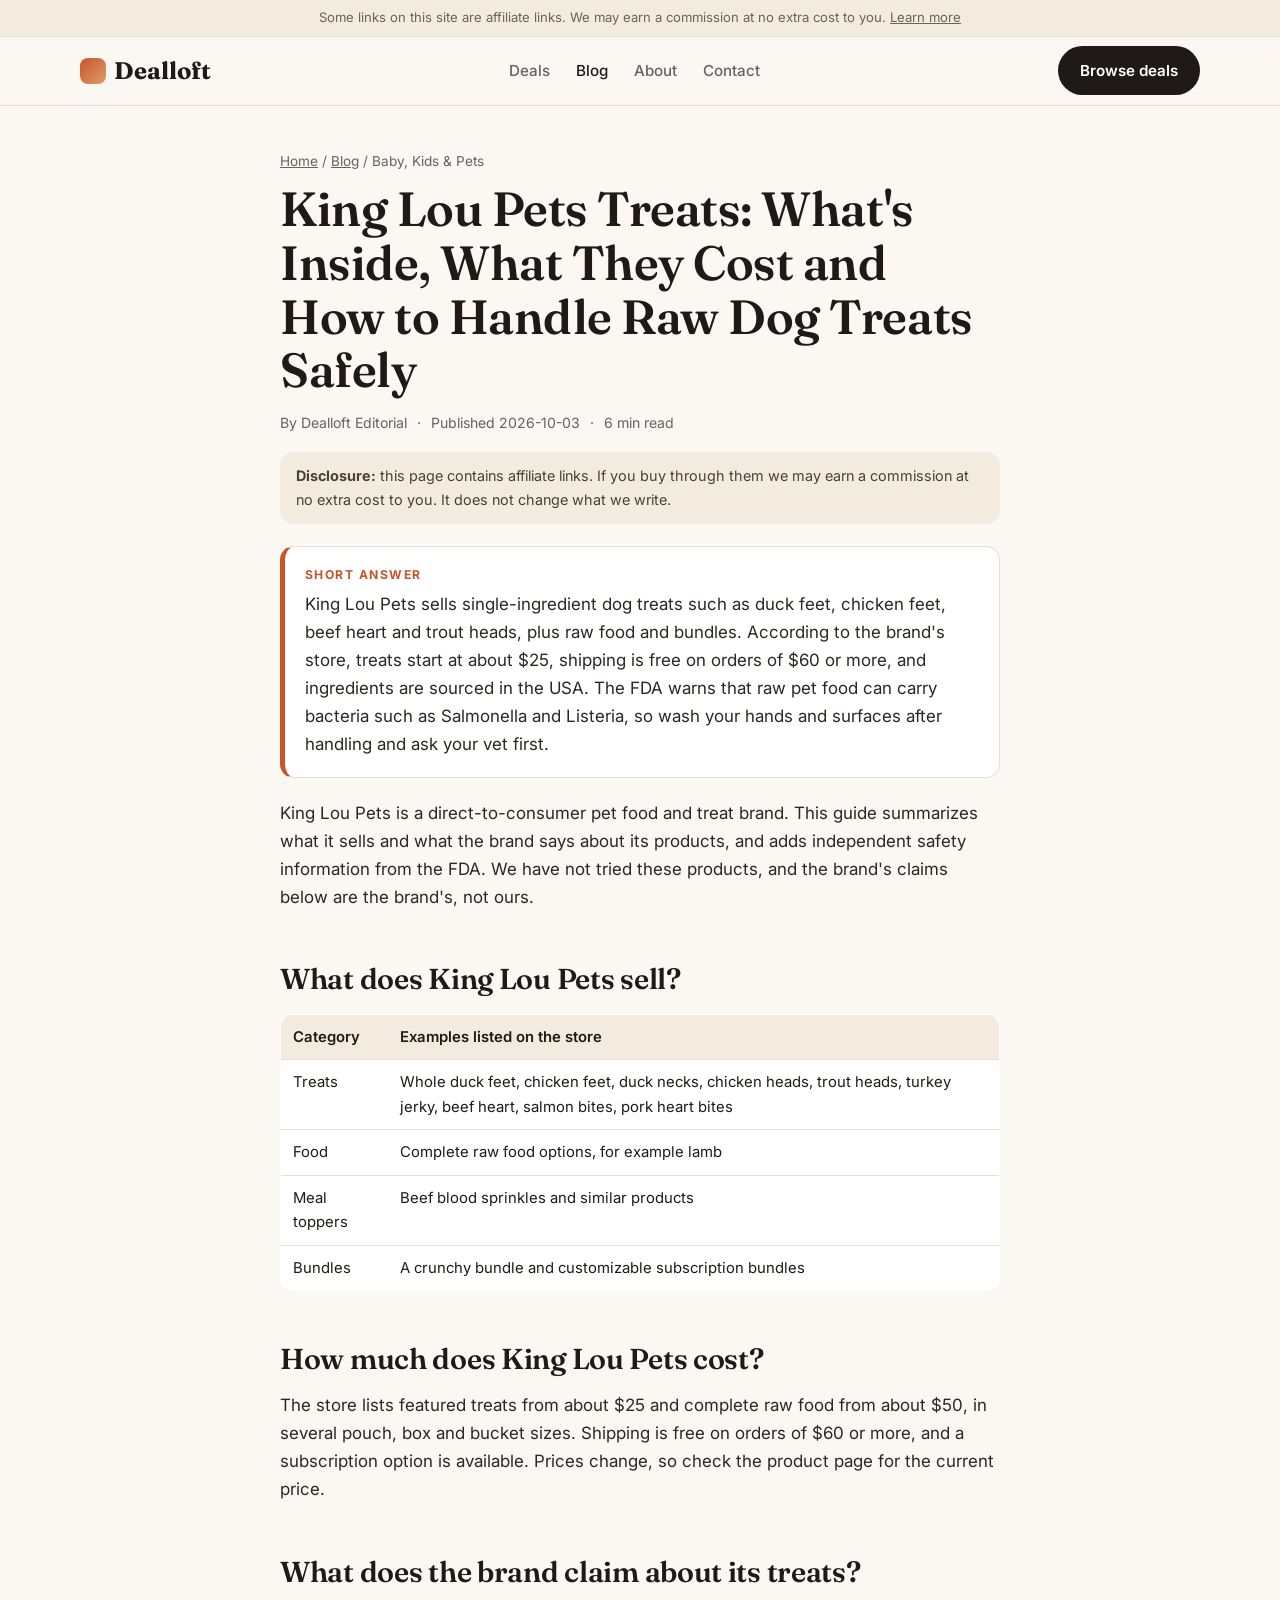
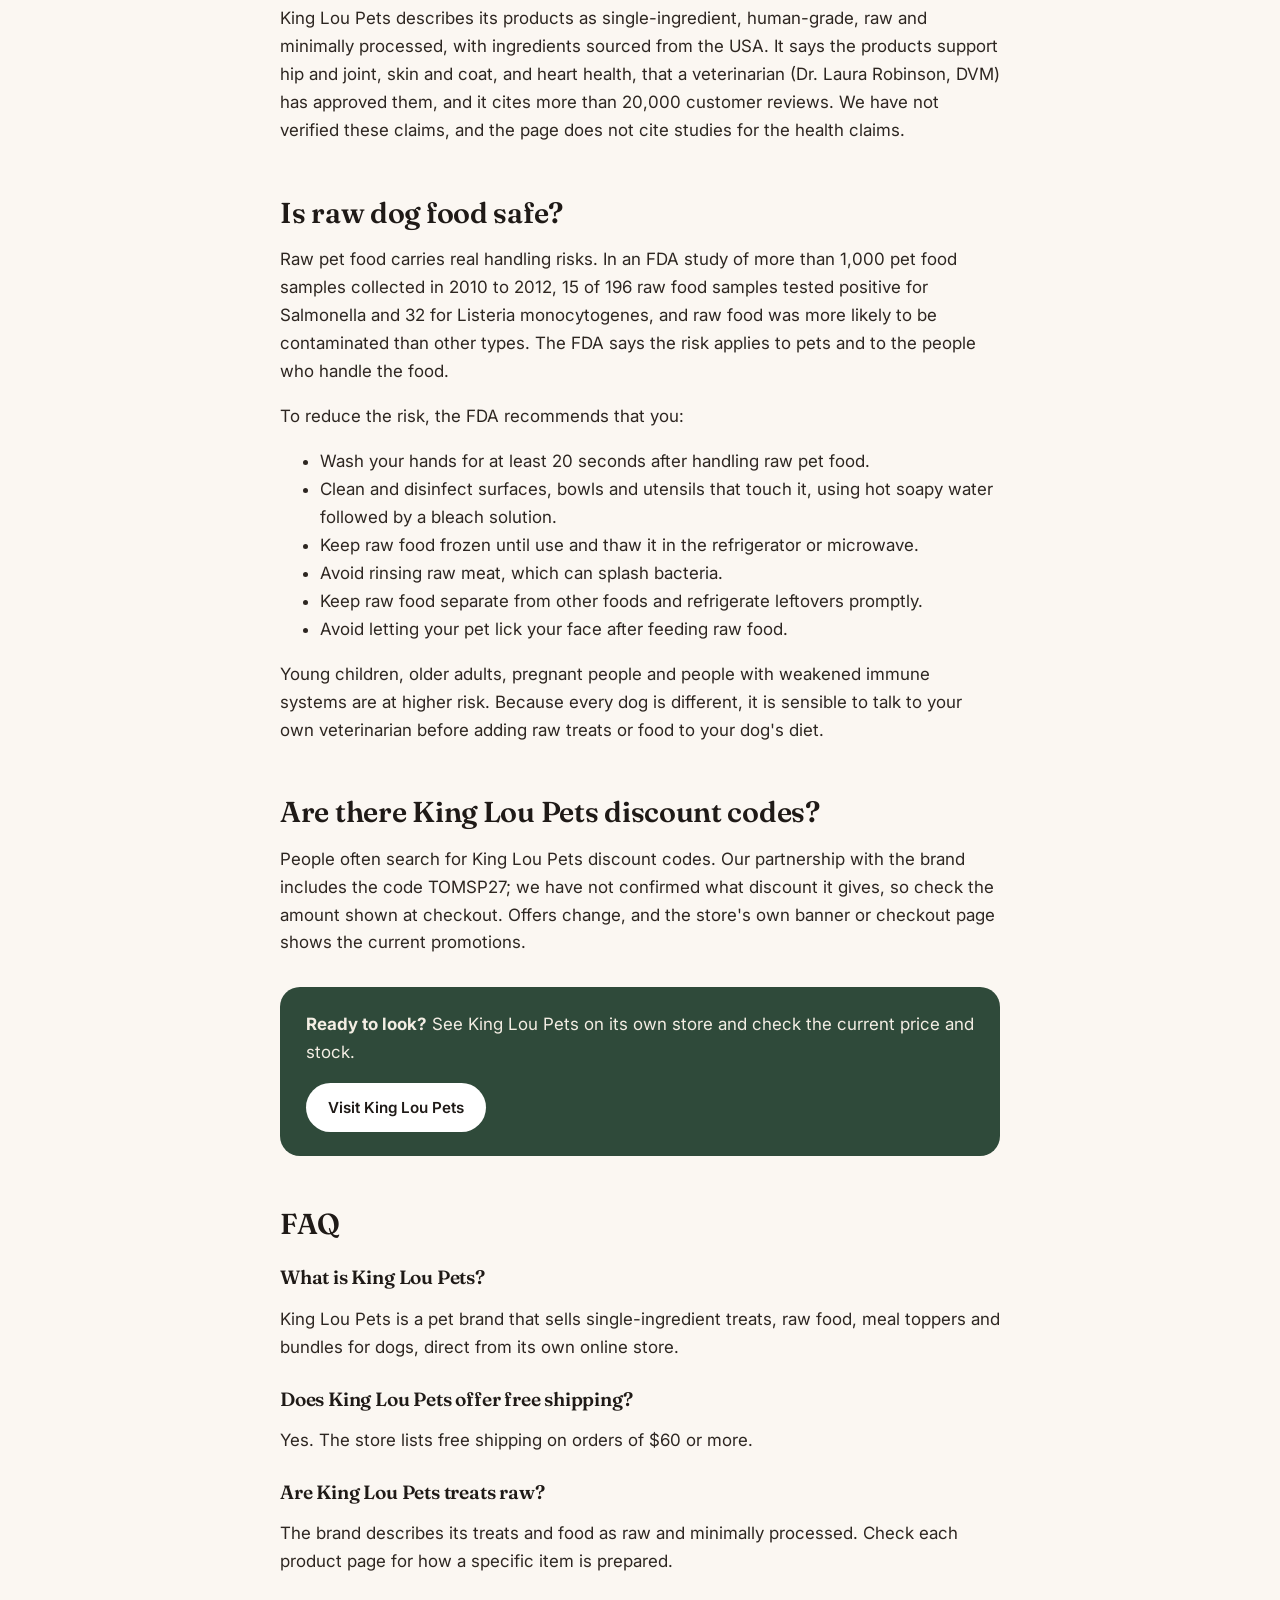
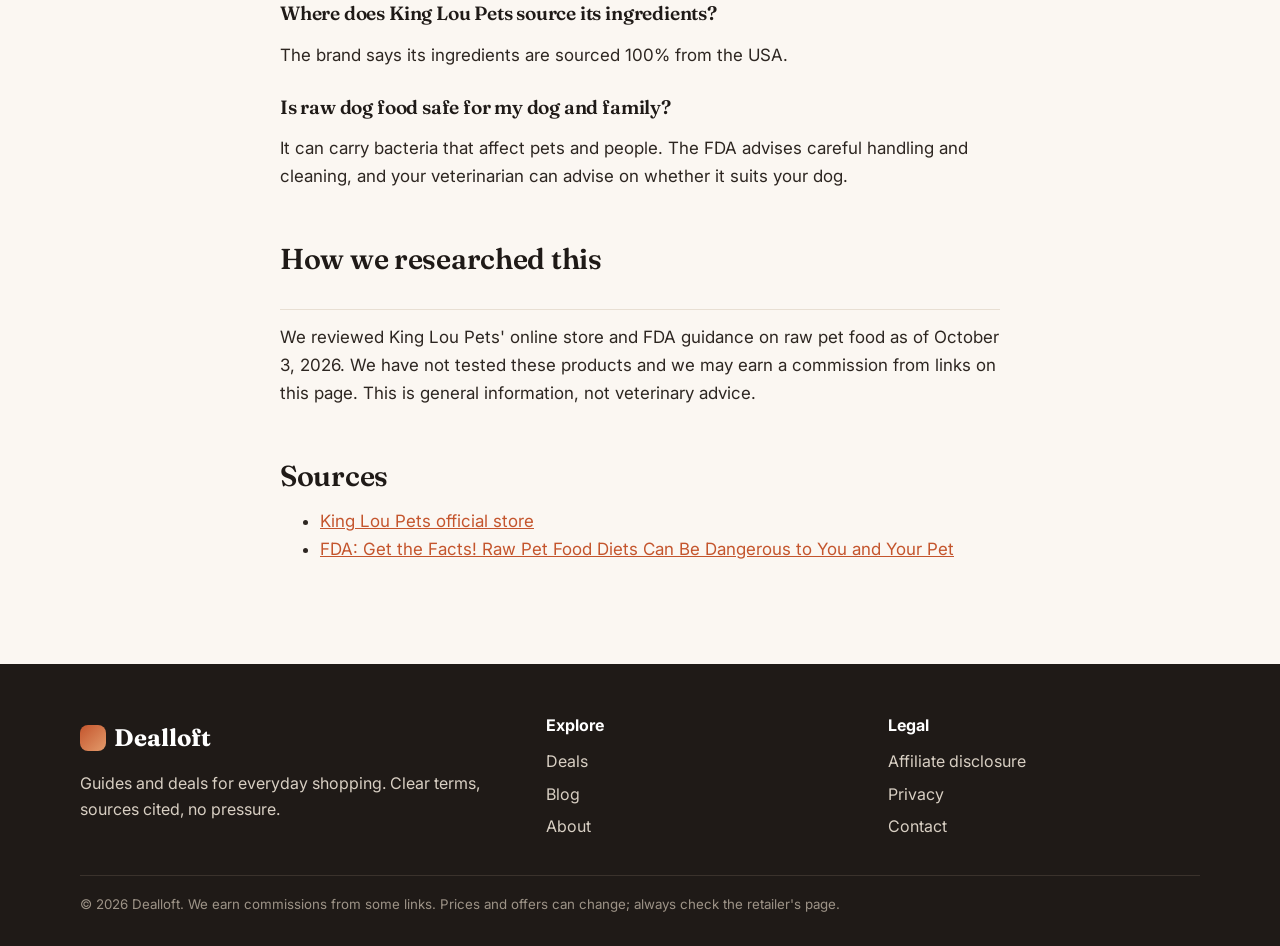
<file: posts/king-lou-pets-treats-guide.html>
<!doctype html><html lang="en"><head><meta charset="utf-8"><meta name="viewport" content="width=device-width,initial-scale=1">
<title>King Lou Pets Treats: What&#x27;s Inside, Prices &amp; Safe Handling</title><meta name="description" content="What King Lou Pets sells, what the brand says about its treats, prices and shipping, plus FDA guidance on handling raw pet food safely."><link rel="canonical" href="https://dealloft.github.io/posts/king-lou-pets-treats-guide.html"><meta property="og:title" content="King Lou Pets Treats: What&#x27;s Inside, Prices &amp; Safe Handling"><meta property="og:description" content="What King Lou Pets sells, what the brand says about its treats, prices and shipping, plus FDA guidance on handling raw pet food safely."><meta property="og:type" content="article">
<link rel="preconnect" href="https://fonts.googleapis.com"><link rel="preconnect" href="https://fonts.gstatic.com" crossorigin>
<link href="https://fonts.googleapis.com/css2?family=Fraunces:wght@600;700&family=Inter:wght@400;500;600;700&display=swap" rel="stylesheet">
<link rel="stylesheet" href="../style.css"><script type="application/ld+json">[{"@context": "https://schema.org", "@type": "Article", "headline": "King Lou Pets Treats: What's Inside, What They Cost and How to Handle Raw Dog Treats Safely", "description": "What King Lou Pets sells, what the brand says about its treats, prices and shipping, plus FDA guidance on handling raw pet food safely.", "datePublished": "2026-10-03", "dateModified": "2026-10-03", "author": {"@type": "Organization", "name": "Dealloft Editorial"}, "publisher": {"@type": "Organization", "name": "Dealloft"}, "mainEntityOfPage": "https://dealloft.github.io/posts/king-lou-pets-treats-guide.html"}, {"@context": "https://schema.org", "@type": "FAQPage", "mainEntity": [{"@type": "Question", "name": "What is King Lou Pets?", "acceptedAnswer": {"@type": "Answer", "text": "King Lou Pets is a pet brand that sells single-ingredient treats, raw food, meal toppers and bundles for dogs, direct from its own online store."}}, {"@type": "Question", "name": "Does King Lou Pets offer free shipping?", "acceptedAnswer": {"@type": "Answer", "text": "Yes. The store lists free shipping on orders of $60 or more."}}, {"@type": "Question", "name": "Are King Lou Pets treats raw?", "acceptedAnswer": {"@type": "Answer", "text": "The brand describes its treats and food as raw and minimally processed. Check each product page for how a specific item is prepared."}}, {"@type": "Question", "name": "Where does King Lou Pets source its ingredients?", "acceptedAnswer": {"@type": "Answer", "text": "The brand says its ingredients are sourced 100% from the USA."}}, {"@type": "Question", "name": "Is raw dog food safe for my dog and family?", "acceptedAnswer": {"@type": "Answer", "text": "It can carry bacteria that affect pets and people. The FDA advises careful handling and cleaning, and your veterinarian can advise on whether it suits your dog."}}]}]</script></head><body>
<div class="disc">Some links on this site are affiliate links. We may earn a commission at no extra cost to you. <a href="../disclosure.html">Learn more</a></div>
<header class="top"><div class="wrap"><a class="logo" href="../index.html"><i></i>Dealloft</a>
<nav><a href="../deals.html" class="">Deals</a><a href="../blog.html" class="on">Blog</a><a href="../about.html" class="">About</a><a href="../contact.html" class="">Contact</a></nav>
<a class="btn" href="../deals.html">Browse deals</a></div></header><main><article class="article">
<div class="crumbs"><a href="../index.html">Home</a> / <a href="../blog.html">Blog</a> / Baby, Kids &amp; Pets</div>
<h1>King Lou Pets Treats: What&#x27;s Inside, What They Cost and How to Handle Raw Dog Treats Safely</h1>
<div class="byline"><span>By Dealloft Editorial</span><span>&middot;</span><span>Published 2026-10-03</span><span>&middot;</span><span>6 min read</span></div>
<div class="disclose"><b>Disclosure:</b> this page contains affiliate links. If you buy through them we may earn a commission at no extra cost to you. It does not change what we write.</div>
<div class="answer"><b class="lbl">Short answer</b><p>King Lou Pets sells single-ingredient dog treats such as duck feet, chicken feet, beef heart and trout heads, plus raw food and bundles. According to the brand&#x27;s store, treats start at about $25, shipping is free on orders of $60 or more, and ingredients are sourced in the USA. The FDA warns that raw pet food can carry bacteria such as Salmonella and Listeria, so wash your hands and surfaces after handling and ask your vet first.</p></div>
<p>King Lou Pets is a direct-to-consumer pet food and treat brand. This guide summarizes what it sells and what the brand says about its products, and adds independent safety information from the FDA. We have not tried these products, and the brand&#x27;s claims below are the brand&#x27;s, not ours.</p>
<h2 id="what-does-king-lou-pets-sell">What does King Lou Pets sell?</h2>
<div class="tbl"><table><thead><tr><th>Category</th><th>Examples listed on the store</th></tr></thead><tbody><tr><td>Treats</td><td>Whole duck feet, chicken feet, duck necks, chicken heads, trout heads, turkey jerky, beef heart, salmon bites, pork heart bites</td></tr><tr><td>Food</td><td>Complete raw food options, for example lamb</td></tr><tr><td>Meal toppers</td><td>Beef blood sprinkles and similar products</td></tr><tr><td>Bundles</td><td>A crunchy bundle and customizable subscription bundles</td></tr></tbody></table></div>
<h2 id="how-much-does-king-lou-pets-cost">How much does King Lou Pets cost?</h2>
<p>The store lists featured treats from about $25 and complete raw food from about $50, in several pouch, box and bucket sizes. Shipping is free on orders of $60 or more, and a subscription option is available. Prices change, so check the product page for the current price.</p>
<h2 id="what-does-the-brand-claim-about-its-treats">What does the brand claim about its treats?</h2>
<p>King Lou Pets describes its products as single-ingredient, human-grade, raw and minimally processed, with ingredients sourced from the USA. It says the products support hip and joint, skin and coat, and heart health, that a veterinarian (Dr. Laura Robinson, DVM) has approved them, and it cites more than 20,000 customer reviews. We have not verified these claims, and the page does not cite studies for the health claims.</p>
<h2 id="is-raw-dog-food-safe">Is raw dog food safe?</h2>
<p>Raw pet food carries real handling risks. In an FDA study of more than 1,000 pet food samples collected in 2010 to 2012, 15 of 196 raw food samples tested positive for Salmonella and 32 for Listeria monocytogenes, and raw food was more likely to be contaminated than other types. The FDA says the risk applies to pets and to the people who handle the food.</p>
<p>To reduce the risk, the FDA recommends that you:</p>
<ul><li>Wash your hands for at least 20 seconds after handling raw pet food.</li><li>Clean and disinfect surfaces, bowls and utensils that touch it, using hot soapy water followed by a bleach solution.</li><li>Keep raw food frozen until use and thaw it in the refrigerator or microwave.</li><li>Avoid rinsing raw meat, which can splash bacteria.</li><li>Keep raw food separate from other foods and refrigerate leftovers promptly.</li><li>Avoid letting your pet lick your face after feeding raw food.</li></ul>
<p>Young children, older adults, pregnant people and people with weakened immune systems are at higher risk. Because every dog is different, it is sensible to talk to your own veterinarian before adding raw treats or food to your dog&#x27;s diet.</p>
<h2 id="are-there-king-lou-pets-discount-codes">Are there King Lou Pets discount codes?</h2>
<p>People often search for King Lou Pets discount codes. Our partnership with the brand includes the code TOMSP27; we have not confirmed what discount it gives, so check the amount shown at checkout. Offers change, and the store&#x27;s own banner or checkout page shows the current promotions.</p>
<div class="cta-box"><p><b>Ready to look?</b> See King Lou Pets on its own store and check the current price and stock.</p><a class="btn" href="../go.html?b=kinglou" rel="sponsored nofollow noopener" target="_blank">Visit King Lou Pets</a></div><h2 id="faq">FAQ</h2>
<h3>What is King Lou Pets?</h3><p>King Lou Pets is a pet brand that sells single-ingredient treats, raw food, meal toppers and bundles for dogs, direct from its own online store.</p>
<h3>Does King Lou Pets offer free shipping?</h3><p>Yes. The store lists free shipping on orders of $60 or more.</p>
<h3>Are King Lou Pets treats raw?</h3><p>The brand describes its treats and food as raw and minimally processed. Check each product page for how a specific item is prepared.</p>
<h3>Where does King Lou Pets source its ingredients?</h3><p>The brand says its ingredients are sourced 100% from the USA.</p>
<h3>Is raw dog food safe for my dog and family?</h3><p>It can carry bacteria that affect pets and people. The FDA advises careful handling and cleaning, and your veterinarian can advise on whether it suits your dog.</p>
<h2 id="how-we-researched-this">How we researched this</h2>
<p class="method">We reviewed King Lou Pets&#x27; online store and FDA guidance on raw pet food as of October 3, 2026. We have not tested these products and we may earn a commission from links on this page. This is general information, not veterinary advice.</p>
<h2 id="sources">Sources</h2>
<ul><li><a href="https://kingloupets.com/" rel="noopener" target="_blank">King Lou Pets official store</a></li><li><a href="https://www.fda.gov/animal-veterinary/animal-health-literacy/get-facts-raw-pet-food-diets-can-be-dangerous-you-and-your-pet" rel="noopener" target="_blank">FDA: Get the Facts! Raw Pet Food Diets Can Be Dangerous to You and Your Pet</a></li></ul>
</article></main><footer><div class="wrap"><div class="cols"><div><a class="logo" style="color:#fff" href="../index.html"><i></i>Dealloft</a><p style="max-width:28em;margin-top:12px">Guides and deals for everyday shopping. Clear terms, sources cited, no pressure.</p></div>
<div><h4>Explore</h4><a href="../deals.html">Deals</a><a href="../blog.html">Blog</a><a href="../about.html">About</a></div>
<div><h4>Legal</h4><a href="../disclosure.html">Affiliate disclosure</a><a href="../privacy.html">Privacy</a><a href="../contact.html">Contact</a></div></div>
<small>&copy; 2026 Dealloft. We earn commissions from some links. Prices and offers can change; always check the retailer's page.</small></div></footer>
<script src="../data.js"></script><script src="../app.js"></script>
</file>
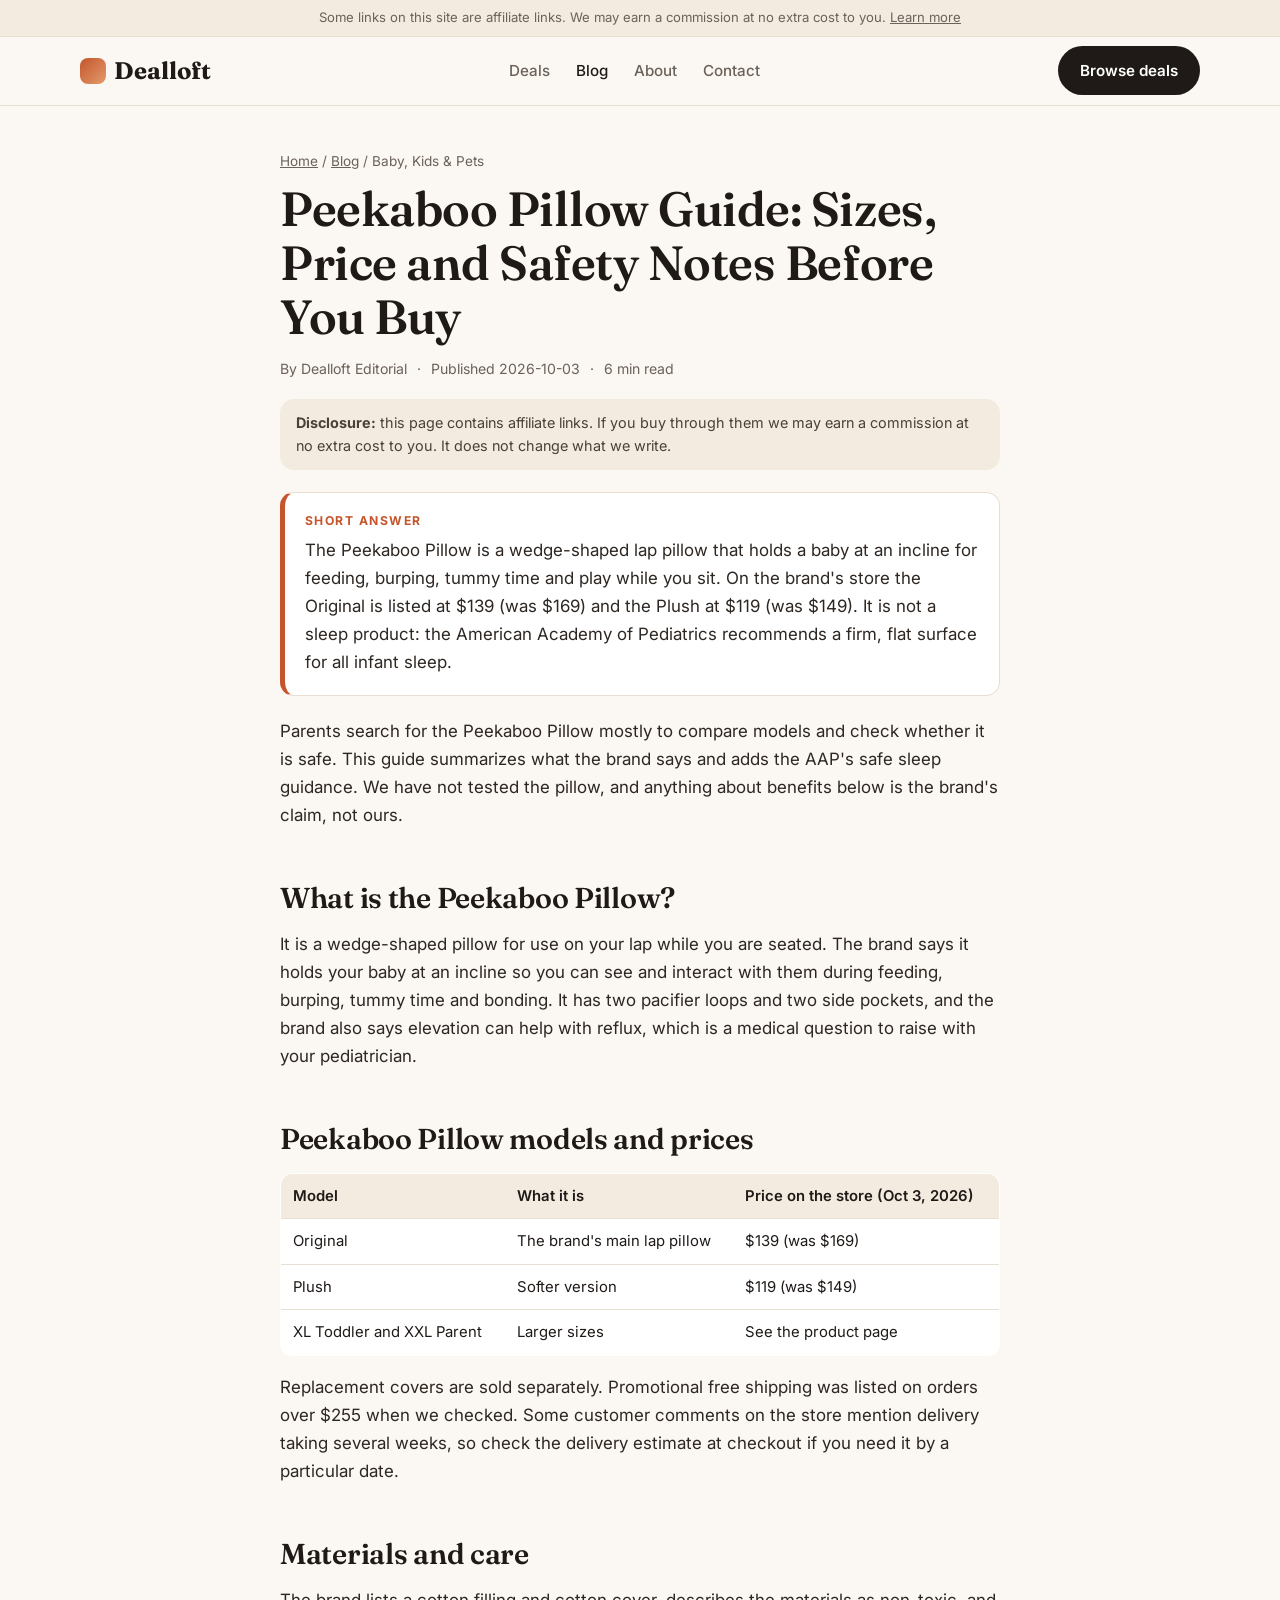
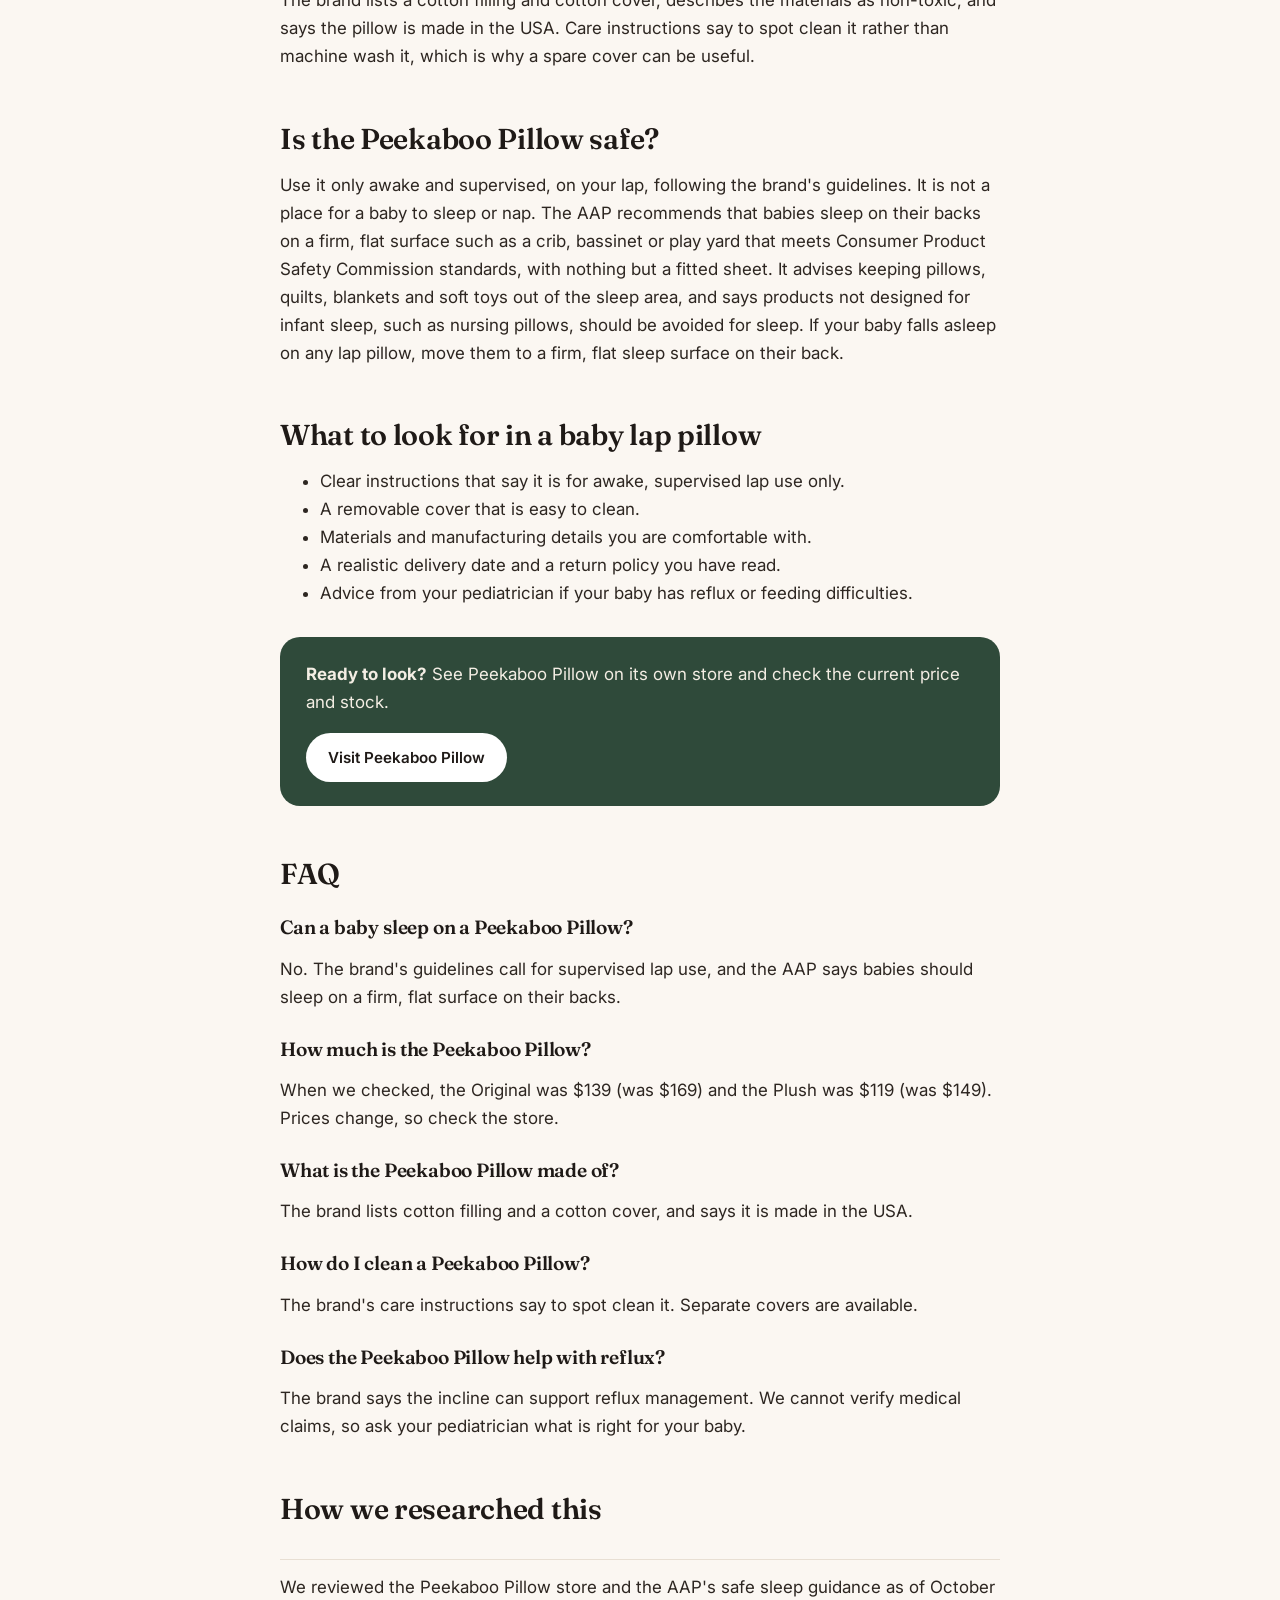
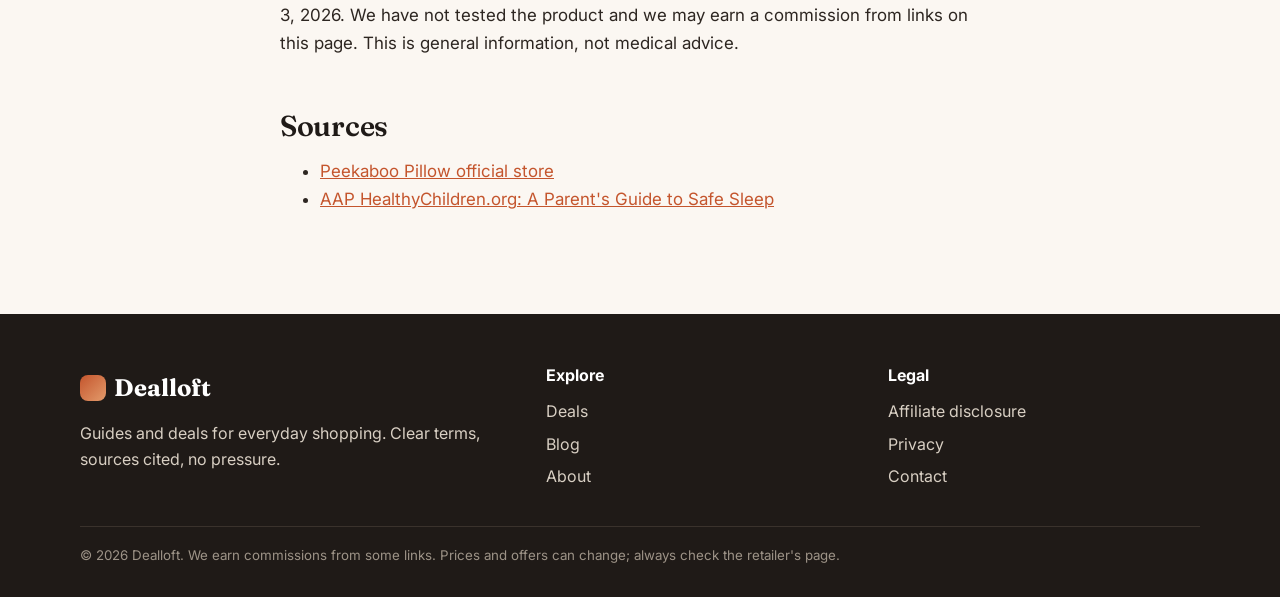
<file: posts/peekaboo-pillow-guide.html>
<!doctype html><html lang="en"><head><meta charset="utf-8"><meta name="viewport" content="width=device-width,initial-scale=1">
<title>Peekaboo Pillow: Sizes, Price &amp; Safety Notes Before You Buy</title><meta name="description" content="What the Peekaboo Pillow is, its models and prices, materials, care, and what the AAP says about safe sleep, so you know how to use it safely."><link rel="canonical" href="https://dealloft.github.io/posts/peekaboo-pillow-guide.html"><meta property="og:title" content="Peekaboo Pillow: Sizes, Price &amp; Safety Notes Before You Buy"><meta property="og:description" content="What the Peekaboo Pillow is, its models and prices, materials, care, and what the AAP says about safe sleep, so you know how to use it safely."><meta property="og:type" content="article">
<link rel="preconnect" href="https://fonts.googleapis.com"><link rel="preconnect" href="https://fonts.gstatic.com" crossorigin>
<link href="https://fonts.googleapis.com/css2?family=Fraunces:wght@600;700&family=Inter:wght@400;500;600;700&display=swap" rel="stylesheet">
<link rel="stylesheet" href="../style.css"><script type="application/ld+json">[{"@context": "https://schema.org", "@type": "Article", "headline": "Peekaboo Pillow Guide: Sizes, Price and Safety Notes Before You Buy", "description": "What the Peekaboo Pillow is, its models and prices, materials, care, and what the AAP says about safe sleep, so you know how to use it safely.", "datePublished": "2026-10-03", "dateModified": "2026-10-03", "author": {"@type": "Organization", "name": "Dealloft Editorial"}, "publisher": {"@type": "Organization", "name": "Dealloft"}, "mainEntityOfPage": "https://dealloft.github.io/posts/peekaboo-pillow-guide.html"}, {"@context": "https://schema.org", "@type": "FAQPage", "mainEntity": [{"@type": "Question", "name": "Can a baby sleep on a Peekaboo Pillow?", "acceptedAnswer": {"@type": "Answer", "text": "No. The brand's guidelines call for supervised lap use, and the AAP says babies should sleep on a firm, flat surface on their backs."}}, {"@type": "Question", "name": "How much is the Peekaboo Pillow?", "acceptedAnswer": {"@type": "Answer", "text": "When we checked, the Original was $139 (was $169) and the Plush was $119 (was $149). Prices change, so check the store."}}, {"@type": "Question", "name": "What is the Peekaboo Pillow made of?", "acceptedAnswer": {"@type": "Answer", "text": "The brand lists cotton filling and a cotton cover, and says it is made in the USA."}}, {"@type": "Question", "name": "How do I clean a Peekaboo Pillow?", "acceptedAnswer": {"@type": "Answer", "text": "The brand's care instructions say to spot clean it. Separate covers are available."}}, {"@type": "Question", "name": "Does the Peekaboo Pillow help with reflux?", "acceptedAnswer": {"@type": "Answer", "text": "The brand says the incline can support reflux management. We cannot verify medical claims, so ask your pediatrician what is right for your baby."}}]}]</script></head><body>
<div class="disc">Some links on this site are affiliate links. We may earn a commission at no extra cost to you. <a href="../disclosure.html">Learn more</a></div>
<header class="top"><div class="wrap"><a class="logo" href="../index.html"><i></i>Dealloft</a>
<nav><a href="../deals.html" class="">Deals</a><a href="../blog.html" class="on">Blog</a><a href="../about.html" class="">About</a><a href="../contact.html" class="">Contact</a></nav>
<a class="btn" href="../deals.html">Browse deals</a></div></header><main><article class="article">
<div class="crumbs"><a href="../index.html">Home</a> / <a href="../blog.html">Blog</a> / Baby, Kids &amp; Pets</div>
<h1>Peekaboo Pillow Guide: Sizes, Price and Safety Notes Before You Buy</h1>
<div class="byline"><span>By Dealloft Editorial</span><span>&middot;</span><span>Published 2026-10-03</span><span>&middot;</span><span>6 min read</span></div>
<div class="disclose"><b>Disclosure:</b> this page contains affiliate links. If you buy through them we may earn a commission at no extra cost to you. It does not change what we write.</div>
<div class="answer"><b class="lbl">Short answer</b><p>The Peekaboo Pillow is a wedge-shaped lap pillow that holds a baby at an incline for feeding, burping, tummy time and play while you sit. On the brand&#x27;s store the Original is listed at $139 (was $169) and the Plush at $119 (was $149). It is not a sleep product: the American Academy of Pediatrics recommends a firm, flat surface for all infant sleep.</p></div>
<p>Parents search for the Peekaboo Pillow mostly to compare models and check whether it is safe. This guide summarizes what the brand says and adds the AAP&#x27;s safe sleep guidance. We have not tested the pillow, and anything about benefits below is the brand&#x27;s claim, not ours.</p>
<h2 id="what-is-the-peekaboo-pillow">What is the Peekaboo Pillow?</h2>
<p>It is a wedge-shaped pillow for use on your lap while you are seated. The brand says it holds your baby at an incline so you can see and interact with them during feeding, burping, tummy time and bonding. It has two pacifier loops and two side pockets, and the brand also says elevation can help with reflux, which is a medical question to raise with your pediatrician.</p>
<h2 id="peekaboo-pillow-models-and-prices">Peekaboo Pillow models and prices</h2>
<div class="tbl"><table><thead><tr><th>Model</th><th>What it is</th><th>Price on the store (Oct 3, 2026)</th></tr></thead><tbody><tr><td>Original</td><td>The brand&#x27;s main lap pillow</td><td>$139 (was $169)</td></tr><tr><td>Plush</td><td>Softer version</td><td>$119 (was $149)</td></tr><tr><td>XL Toddler and XXL Parent</td><td>Larger sizes</td><td>See the product page</td></tr></tbody></table></div>
<p>Replacement covers are sold separately. Promotional free shipping was listed on orders over $255 when we checked. Some customer comments on the store mention delivery taking several weeks, so check the delivery estimate at checkout if you need it by a particular date.</p>
<h2 id="materials-and-care">Materials and care</h2>
<p>The brand lists a cotton filling and cotton cover, describes the materials as non-toxic, and says the pillow is made in the USA. Care instructions say to spot clean it rather than machine wash it, which is why a spare cover can be useful.</p>
<h2 id="is-the-peekaboo-pillow-safe">Is the Peekaboo Pillow safe?</h2>
<p>Use it only awake and supervised, on your lap, following the brand&#x27;s guidelines. It is not a place for a baby to sleep or nap. The AAP recommends that babies sleep on their backs on a firm, flat surface such as a crib, bassinet or play yard that meets Consumer Product Safety Commission standards, with nothing but a fitted sheet. It advises keeping pillows, quilts, blankets and soft toys out of the sleep area, and says products not designed for infant sleep, such as nursing pillows, should be avoided for sleep. If your baby falls asleep on any lap pillow, move them to a firm, flat sleep surface on their back.</p>
<h2 id="what-to-look-for-in-a-baby-lap-pillow">What to look for in a baby lap pillow</h2>
<ul><li>Clear instructions that say it is for awake, supervised lap use only.</li><li>A removable cover that is easy to clean.</li><li>Materials and manufacturing details you are comfortable with.</li><li>A realistic delivery date and a return policy you have read.</li><li>Advice from your pediatrician if your baby has reflux or feeding difficulties.</li></ul>
<div class="cta-box"><p><b>Ready to look?</b> See Peekaboo Pillow on its own store and check the current price and stock.</p><a class="btn" href="../go.html?b=peekaboo" rel="sponsored nofollow noopener" target="_blank">Visit Peekaboo Pillow</a></div><h2 id="faq">FAQ</h2>
<h3>Can a baby sleep on a Peekaboo Pillow?</h3><p>No. The brand&#x27;s guidelines call for supervised lap use, and the AAP says babies should sleep on a firm, flat surface on their backs.</p>
<h3>How much is the Peekaboo Pillow?</h3><p>When we checked, the Original was $139 (was $169) and the Plush was $119 (was $149). Prices change, so check the store.</p>
<h3>What is the Peekaboo Pillow made of?</h3><p>The brand lists cotton filling and a cotton cover, and says it is made in the USA.</p>
<h3>How do I clean a Peekaboo Pillow?</h3><p>The brand&#x27;s care instructions say to spot clean it. Separate covers are available.</p>
<h3>Does the Peekaboo Pillow help with reflux?</h3><p>The brand says the incline can support reflux management. We cannot verify medical claims, so ask your pediatrician what is right for your baby.</p>
<h2 id="how-we-researched-this">How we researched this</h2>
<p class="method">We reviewed the Peekaboo Pillow store and the AAP&#x27;s safe sleep guidance as of October 3, 2026. We have not tested the product and we may earn a commission from links on this page. This is general information, not medical advice.</p>
<h2 id="sources">Sources</h2>
<ul><li><a href="https://peekaboopillow.com/" rel="noopener" target="_blank">Peekaboo Pillow official store</a></li><li><a href="https://www.healthychildren.org/English/ages-stages/baby/sleep/Pages/a-parents-guide-to-safe-sleep.aspx" rel="noopener" target="_blank">AAP HealthyChildren.org: A Parent&#x27;s Guide to Safe Sleep</a></li></ul>
</article></main><footer><div class="wrap"><div class="cols"><div><a class="logo" style="color:#fff" href="../index.html"><i></i>Dealloft</a><p style="max-width:28em;margin-top:12px">Guides and deals for everyday shopping. Clear terms, sources cited, no pressure.</p></div>
<div><h4>Explore</h4><a href="../deals.html">Deals</a><a href="../blog.html">Blog</a><a href="../about.html">About</a></div>
<div><h4>Legal</h4><a href="../disclosure.html">Affiliate disclosure</a><a href="../privacy.html">Privacy</a><a href="../contact.html">Contact</a></div></div>
<small>&copy; 2026 Dealloft. We earn commissions from some links. Prices and offers can change; always check the retailer's page.</small></div></footer>
<script src="../data.js"></script><script src="../app.js"></script>
</file>
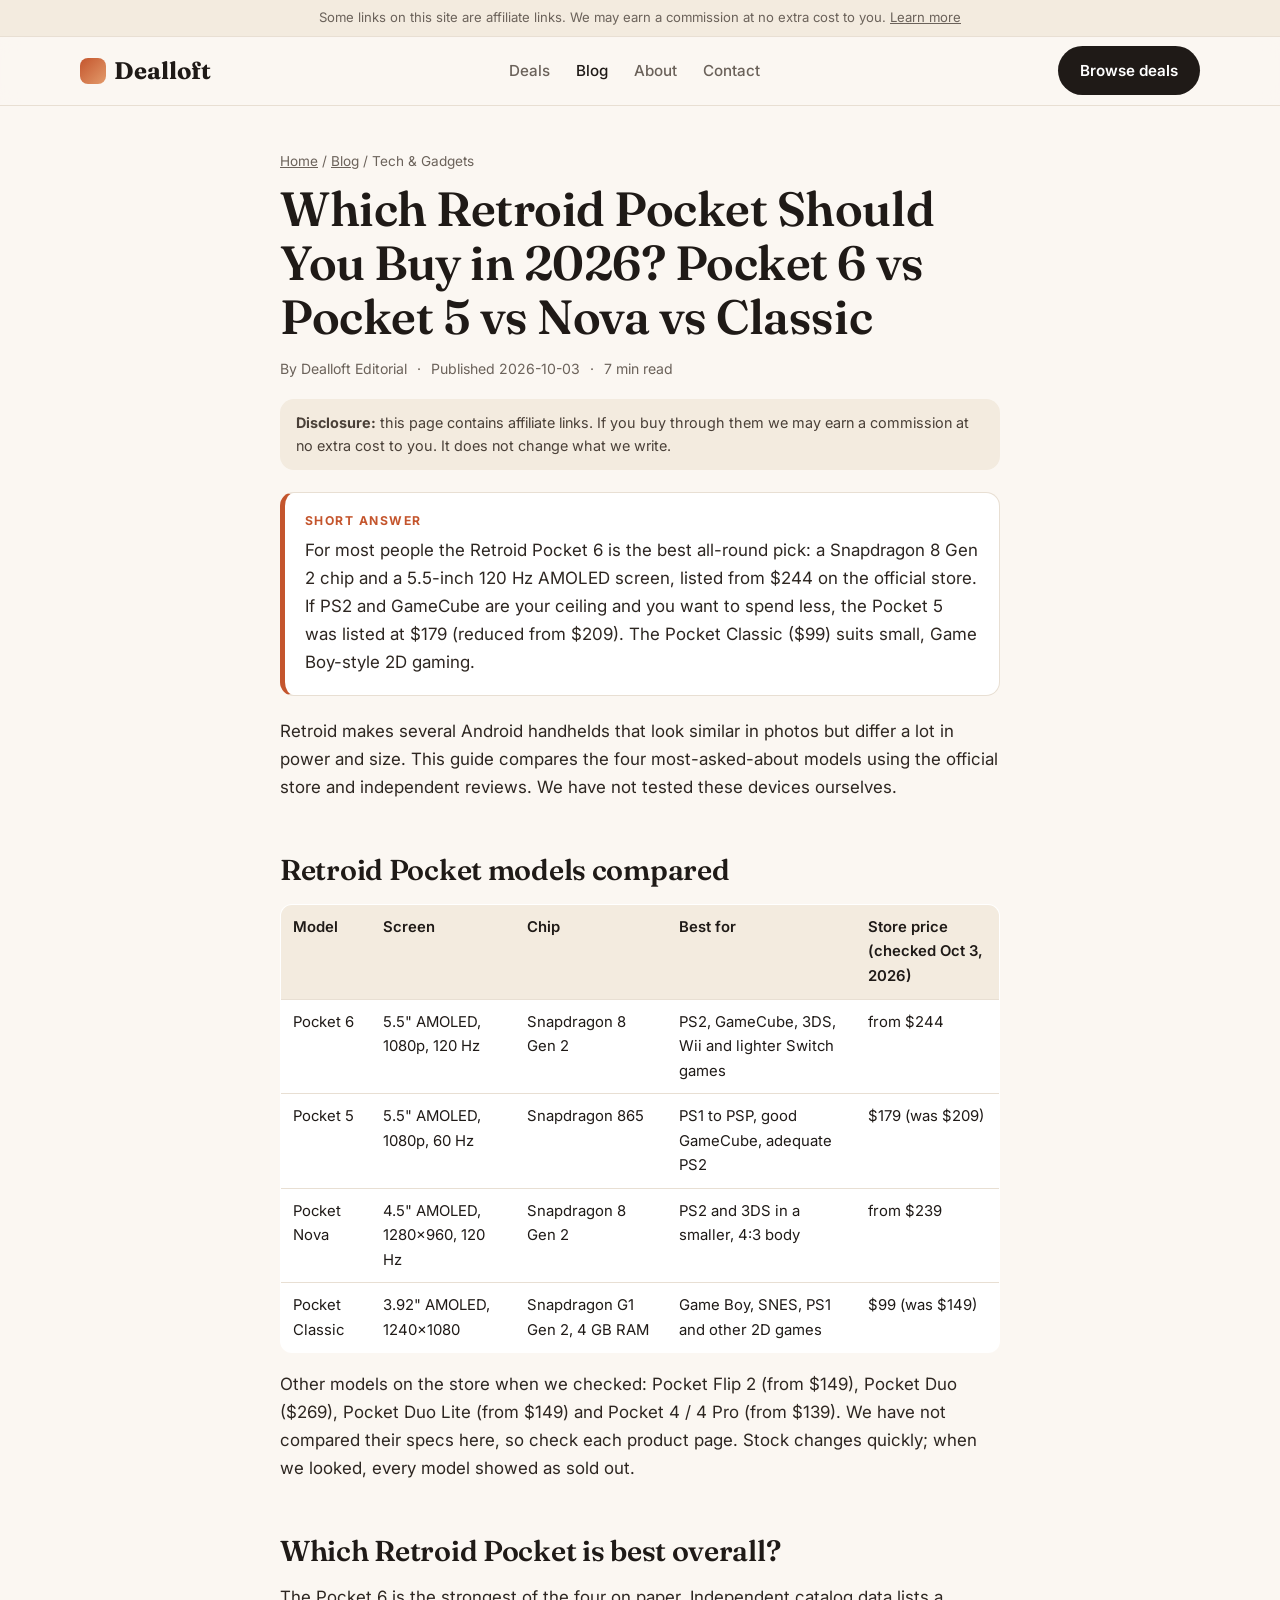
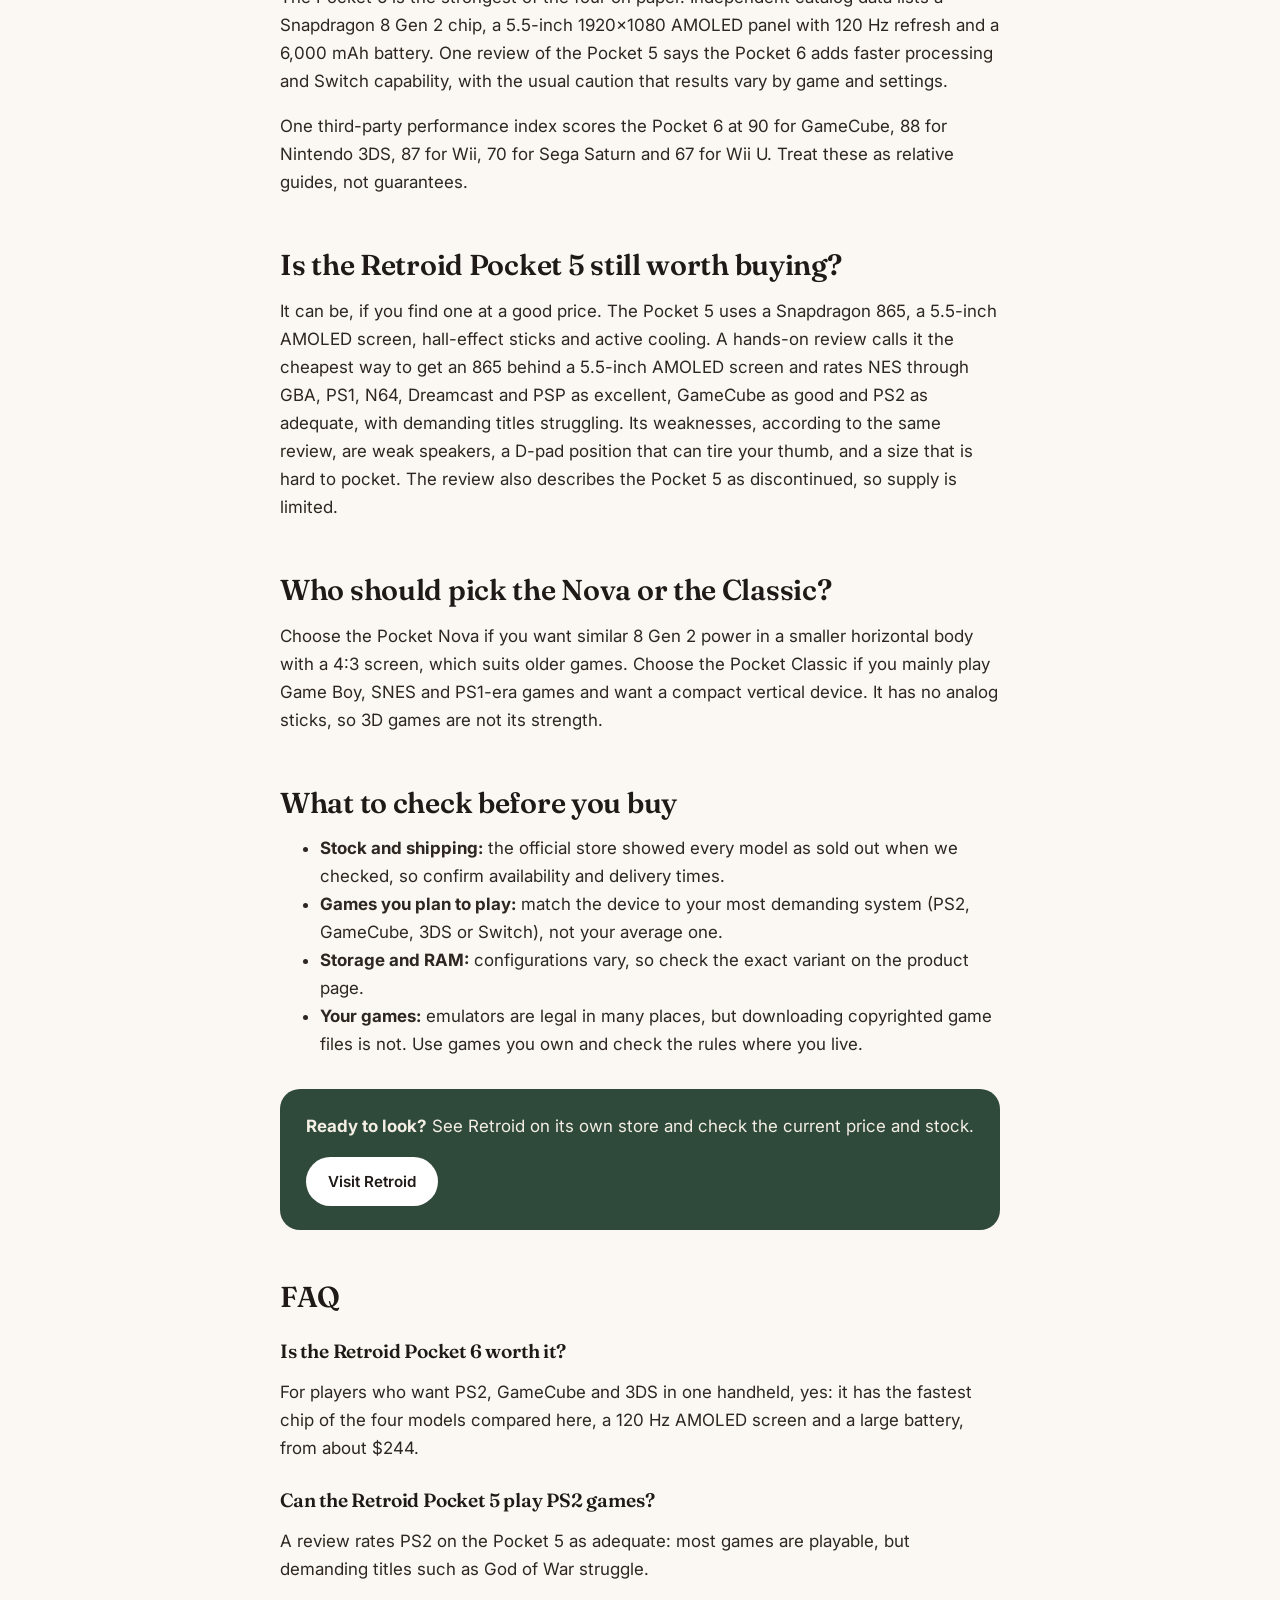
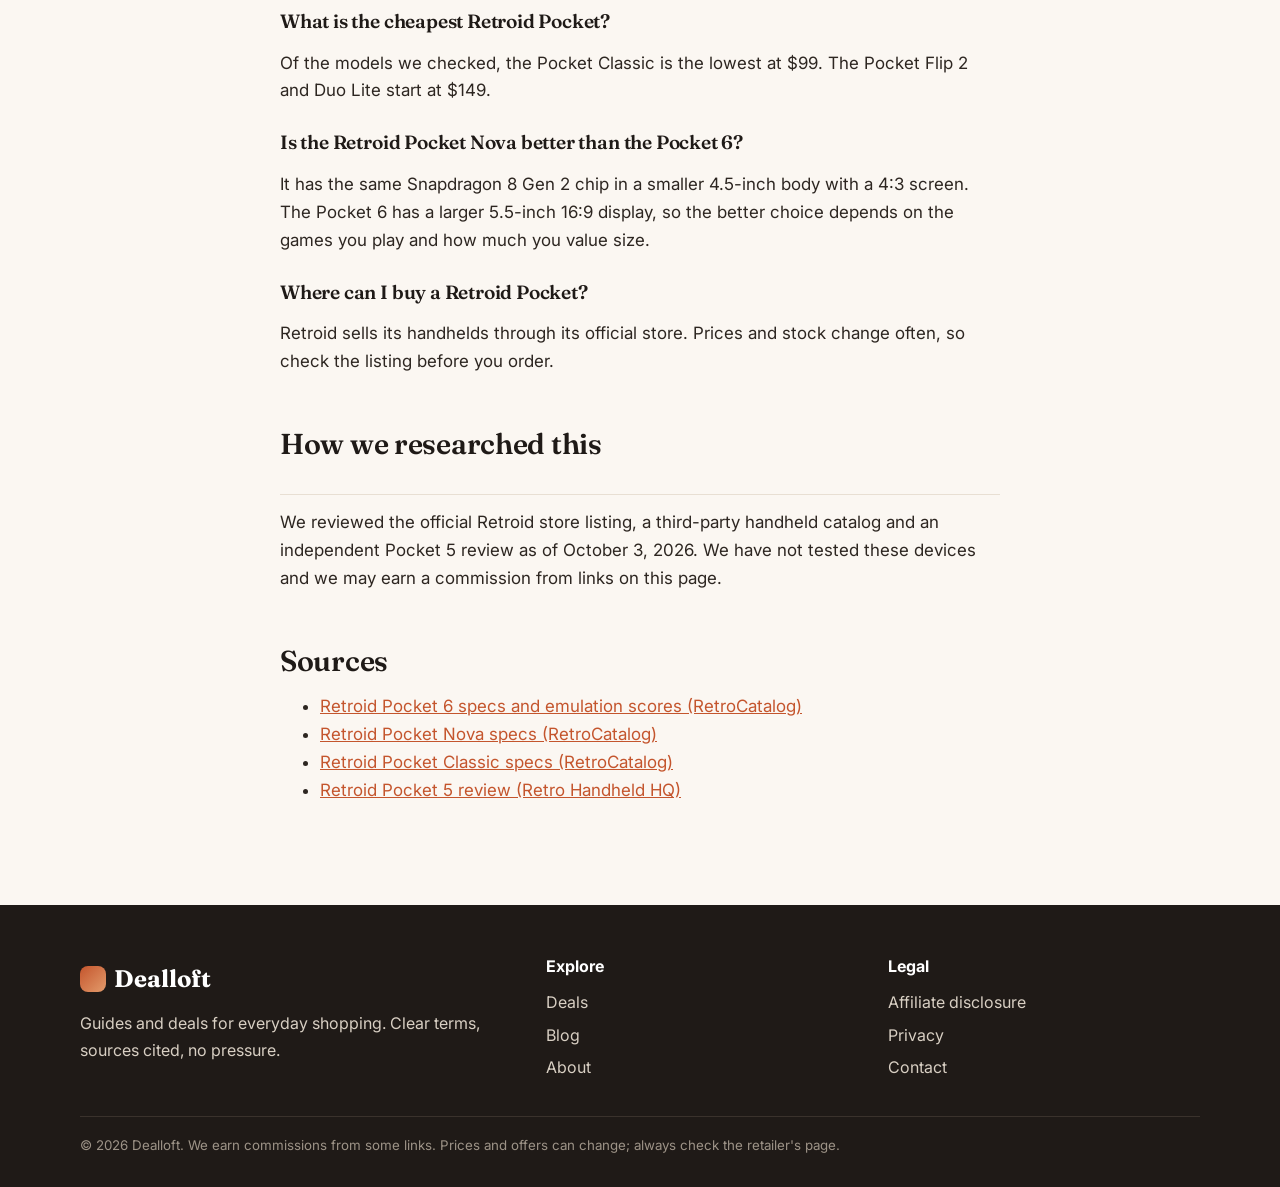
<file: posts/retroid-pocket-guide-2026.html>
<!doctype html><html lang="en"><head><meta charset="utf-8"><meta name="viewport" content="width=device-width,initial-scale=1">
<title>Which Retroid Pocket to Buy (2026): Pocket 6 vs 5 vs Nova</title><meta name="description" content="Compare the Retroid Pocket 6, Pocket 5, Nova and Classic: screens, chips, what each can emulate, current store prices and who each handheld suits."><link rel="canonical" href="https://dealloft.github.io/posts/retroid-pocket-guide-2026.html"><meta property="og:title" content="Which Retroid Pocket to Buy (2026): Pocket 6 vs 5 vs Nova"><meta property="og:description" content="Compare the Retroid Pocket 6, Pocket 5, Nova and Classic: screens, chips, what each can emulate, current store prices and who each handheld suits."><meta property="og:type" content="article">
<link rel="preconnect" href="https://fonts.googleapis.com"><link rel="preconnect" href="https://fonts.gstatic.com" crossorigin>
<link href="https://fonts.googleapis.com/css2?family=Fraunces:wght@600;700&family=Inter:wght@400;500;600;700&display=swap" rel="stylesheet">
<link rel="stylesheet" href="../style.css"><script type="application/ld+json">[{"@context": "https://schema.org", "@type": "Article", "headline": "Which Retroid Pocket Should You Buy in 2026? Pocket 6 vs Pocket 5 vs Nova vs Classic", "description": "Compare the Retroid Pocket 6, Pocket 5, Nova and Classic: screens, chips, what each can emulate, current store prices and who each handheld suits.", "datePublished": "2026-10-03", "dateModified": "2026-10-03", "author": {"@type": "Organization", "name": "Dealloft Editorial"}, "publisher": {"@type": "Organization", "name": "Dealloft"}, "mainEntityOfPage": "https://dealloft.github.io/posts/retroid-pocket-guide-2026.html"}, {"@context": "https://schema.org", "@type": "FAQPage", "mainEntity": [{"@type": "Question", "name": "Is the Retroid Pocket 6 worth it?", "acceptedAnswer": {"@type": "Answer", "text": "For players who want PS2, GameCube and 3DS in one handheld, yes: it has the fastest chip of the four models compared here, a 120 Hz AMOLED screen and a large battery, from about $244."}}, {"@type": "Question", "name": "Can the Retroid Pocket 5 play PS2 games?", "acceptedAnswer": {"@type": "Answer", "text": "A review rates PS2 on the Pocket 5 as adequate: most games are playable, but demanding titles such as God of War struggle."}}, {"@type": "Question", "name": "What is the cheapest Retroid Pocket?", "acceptedAnswer": {"@type": "Answer", "text": "Of the models we checked, the Pocket Classic is the lowest at $99. The Pocket Flip 2 and Duo Lite start at $149."}}, {"@type": "Question", "name": "Is the Retroid Pocket Nova better than the Pocket 6?", "acceptedAnswer": {"@type": "Answer", "text": "It has the same Snapdragon 8 Gen 2 chip in a smaller 4.5-inch body with a 4:3 screen. The Pocket 6 has a larger 5.5-inch 16:9 display, so the better choice depends on the games you play and how much you value size."}}, {"@type": "Question", "name": "Where can I buy a Retroid Pocket?", "acceptedAnswer": {"@type": "Answer", "text": "Retroid sells its handhelds through its official store. Prices and stock change often, so check the listing before you order."}}]}]</script></head><body>
<div class="disc">Some links on this site are affiliate links. We may earn a commission at no extra cost to you. <a href="../disclosure.html">Learn more</a></div>
<header class="top"><div class="wrap"><a class="logo" href="../index.html"><i></i>Dealloft</a>
<nav><a href="../deals.html" class="">Deals</a><a href="../blog.html" class="on">Blog</a><a href="../about.html" class="">About</a><a href="../contact.html" class="">Contact</a></nav>
<a class="btn" href="../deals.html">Browse deals</a></div></header><main><article class="article">
<div class="crumbs"><a href="../index.html">Home</a> / <a href="../blog.html">Blog</a> / Tech &amp; Gadgets</div>
<h1>Which Retroid Pocket Should You Buy in 2026? Pocket 6 vs Pocket 5 vs Nova vs Classic</h1>
<div class="byline"><span>By Dealloft Editorial</span><span>&middot;</span><span>Published 2026-10-03</span><span>&middot;</span><span>7 min read</span></div>
<div class="disclose"><b>Disclosure:</b> this page contains affiliate links. If you buy through them we may earn a commission at no extra cost to you. It does not change what we write.</div>
<div class="answer"><b class="lbl">Short answer</b><p>For most people the Retroid Pocket 6 is the best all-round pick: a Snapdragon 8 Gen 2 chip and a 5.5-inch 120 Hz AMOLED screen, listed from $244 on the official store. If PS2 and GameCube are your ceiling and you want to spend less, the Pocket 5 was listed at $179 (reduced from $209). The Pocket Classic ($99) suits small, Game Boy-style 2D gaming.</p></div>
<p>Retroid makes several Android handhelds that look similar in photos but differ a lot in power and size. This guide compares the four most-asked-about models using the official store and independent reviews. We have not tested these devices ourselves.</p>
<h2 id="retroid-pocket-models-compared">Retroid Pocket models compared</h2>
<div class="tbl"><table><thead><tr><th>Model</th><th>Screen</th><th>Chip</th><th>Best for</th><th>Store price (checked Oct 3, 2026)</th></tr></thead><tbody><tr><td>Pocket 6</td><td>5.5&quot; AMOLED, 1080p, 120 Hz</td><td>Snapdragon 8 Gen 2</td><td>PS2, GameCube, 3DS, Wii and lighter Switch games</td><td>from $244</td></tr><tr><td>Pocket 5</td><td>5.5&quot; AMOLED, 1080p, 60 Hz</td><td>Snapdragon 865</td><td>PS1 to PSP, good GameCube, adequate PS2</td><td>$179 (was $209)</td></tr><tr><td>Pocket Nova</td><td>4.5&quot; AMOLED, 1280x960, 120 Hz</td><td>Snapdragon 8 Gen 2</td><td>PS2 and 3DS in a smaller, 4:3 body</td><td>from $239</td></tr><tr><td>Pocket Classic</td><td>3.92&quot; AMOLED, 1240x1080</td><td>Snapdragon G1 Gen 2, 4 GB RAM</td><td>Game Boy, SNES, PS1 and other 2D games</td><td>$99 (was $149)</td></tr></tbody></table></div>
<p>Other models on the store when we checked: Pocket Flip 2 (from $149), Pocket Duo ($269), Pocket Duo Lite (from $149) and Pocket 4 / 4 Pro (from $139). We have not compared their specs here, so check each product page. Stock changes quickly; when we looked, every model showed as sold out.</p>
<h2 id="which-retroid-pocket-is-best-overall">Which Retroid Pocket is best overall?</h2>
<p>The Pocket 6 is the strongest of the four on paper. Independent catalog data lists a Snapdragon 8 Gen 2 chip, a 5.5-inch 1920x1080 AMOLED panel with 120 Hz refresh and a 6,000 mAh battery. One review of the Pocket 5 says the Pocket 6 adds faster processing and Switch capability, with the usual caution that results vary by game and settings.</p>
<p>One third-party performance index scores the Pocket 6 at 90 for GameCube, 88 for Nintendo 3DS, 87 for Wii, 70 for Sega Saturn and 67 for Wii U. Treat these as relative guides, not guarantees.</p>
<h2 id="is-the-retroid-pocket-5-still-worth-buying">Is the Retroid Pocket 5 still worth buying?</h2>
<p>It can be, if you find one at a good price. The Pocket 5 uses a Snapdragon 865, a 5.5-inch AMOLED screen, hall-effect sticks and active cooling. A hands-on review calls it the cheapest way to get an 865 behind a 5.5-inch AMOLED screen and rates NES through GBA, PS1, N64, Dreamcast and PSP as excellent, GameCube as good and PS2 as adequate, with demanding titles struggling. Its weaknesses, according to the same review, are weak speakers, a D-pad position that can tire your thumb, and a size that is hard to pocket. The review also describes the Pocket 5 as discontinued, so supply is limited.</p>
<h2 id="who-should-pick-the-nova-or-the-classic">Who should pick the Nova or the Classic?</h2>
<p>Choose the Pocket Nova if you want similar 8 Gen 2 power in a smaller horizontal body with a 4:3 screen, which suits older games. Choose the Pocket Classic if you mainly play Game Boy, SNES and PS1-era games and want a compact vertical device. It has no analog sticks, so 3D games are not its strength.</p>
<h2 id="what-to-check-before-you-buy">What to check before you buy</h2>
<ul><li><b>Stock and shipping:</b> the official store showed every model as sold out when we checked, so confirm availability and delivery times.</li><li><b>Games you plan to play:</b> match the device to your most demanding system (PS2, GameCube, 3DS or Switch), not your average one.</li><li><b>Storage and RAM:</b> configurations vary, so check the exact variant on the product page.</li><li><b>Your games:</b> emulators are legal in many places, but downloading copyrighted game files is not. Use games you own and check the rules where you live.</li></ul>
<div class="cta-box"><p><b>Ready to look?</b> See Retroid on its own store and check the current price and stock.</p><a class="btn" href="../go.html?b=retroid" rel="sponsored nofollow noopener" target="_blank">Visit Retroid</a></div><h2 id="faq">FAQ</h2>
<h3>Is the Retroid Pocket 6 worth it?</h3><p>For players who want PS2, GameCube and 3DS in one handheld, yes: it has the fastest chip of the four models compared here, a 120 Hz AMOLED screen and a large battery, from about $244.</p>
<h3>Can the Retroid Pocket 5 play PS2 games?</h3><p>A review rates PS2 on the Pocket 5 as adequate: most games are playable, but demanding titles such as God of War struggle.</p>
<h3>What is the cheapest Retroid Pocket?</h3><p>Of the models we checked, the Pocket Classic is the lowest at $99. The Pocket Flip 2 and Duo Lite start at $149.</p>
<h3>Is the Retroid Pocket Nova better than the Pocket 6?</h3><p>It has the same Snapdragon 8 Gen 2 chip in a smaller 4.5-inch body with a 4:3 screen. The Pocket 6 has a larger 5.5-inch 16:9 display, so the better choice depends on the games you play and how much you value size.</p>
<h3>Where can I buy a Retroid Pocket?</h3><p>Retroid sells its handhelds through its official store. Prices and stock change often, so check the listing before you order.</p>
<h2 id="how-we-researched-this">How we researched this</h2>
<p class="method">We reviewed the official Retroid store listing, a third-party handheld catalog and an independent Pocket 5 review as of October 3, 2026. We have not tested these devices and we may earn a commission from links on this page.</p>
<h2 id="sources">Sources</h2>
<ul><li><a href="https://retrocatalog.com/retro-handhelds/retroid-pocket-6" rel="noopener" target="_blank">Retroid Pocket 6 specs and emulation scores (RetroCatalog)</a></li><li><a href="https://retrocatalog.com/retro-handhelds/retroid-pocket-nova" rel="noopener" target="_blank">Retroid Pocket Nova specs (RetroCatalog)</a></li><li><a href="https://retrocatalog.com/retro-handhelds/retroid-pocket-classic" rel="noopener" target="_blank">Retroid Pocket Classic specs (RetroCatalog)</a></li><li><a href="https://retrohandheldhq.com/posts/retroid-pocket-5-review/" rel="noopener" target="_blank">Retroid Pocket 5 review (Retro Handheld HQ)</a></li></ul>
</article></main><footer><div class="wrap"><div class="cols"><div><a class="logo" style="color:#fff" href="../index.html"><i></i>Dealloft</a><p style="max-width:28em;margin-top:12px">Guides and deals for everyday shopping. Clear terms, sources cited, no pressure.</p></div>
<div><h4>Explore</h4><a href="../deals.html">Deals</a><a href="../blog.html">Blog</a><a href="../about.html">About</a></div>
<div><h4>Legal</h4><a href="../disclosure.html">Affiliate disclosure</a><a href="../privacy.html">Privacy</a><a href="../contact.html">Contact</a></div></div>
<small>&copy; 2026 Dealloft. We earn commissions from some links. Prices and offers can change; always check the retailer's page.</small></div></footer>
<script src="../data.js"></script><script src="../app.js"></script>
</file>
<file: style.css>
:root{--bg:#FBF7F2;--card:#fff;--ink:#1F1A17;--mute:#6B625A;--line:#E8DFD3;--acc:#C4552D;--acc2:#2F4A3A;--soft:#F3EBDF;--r:18px}
*{box-sizing:border-box}html{scroll-behavior:smooth}
body{margin:0;background:var(--bg);color:var(--ink);font:16px/1.65 'Inter',system-ui,-apple-system,Segoe UI,Roboto,sans-serif;-webkit-font-smoothing:antialiased}
h1,h2,h3{font-family:'Fraunces',Georgia,serif;line-height:1.12;letter-spacing:-.01em;margin:0 0 .5em;font-weight:600}
h1{font-size:clamp(2.3rem,5.4vw,4rem)}h2{font-size:clamp(1.6rem,3vw,2.2rem)}h3{font-size:1.2rem}
a{color:inherit}img{max-width:100%}
.wrap{max-width:1160px;margin:0 auto;padding:0 20px}
.top{position:sticky;top:0;z-index:20;background:rgba(251,247,242,.9);backdrop-filter:blur(10px);border-bottom:1px solid var(--line)}
.top .wrap{display:flex;align-items:center;justify-content:space-between;height:68px}
.logo{font-family:'Fraunces',serif;font-weight:700;font-size:1.5rem;text-decoration:none;display:flex;align-items:center;gap:8px}
.logo i{width:26px;height:26px;border-radius:8px;background:linear-gradient(135deg,var(--acc),#E39B6B);display:inline-block}
nav{display:flex;gap:26px}nav a{text-decoration:none;font-weight:500;font-size:.95rem;color:var(--mute)}nav a:hover,nav a.on{color:var(--ink)}
.btn{display:inline-block;background:var(--ink);color:#fff;padding:12px 22px;border-radius:999px;text-decoration:none;font-weight:600;font-size:.95rem;border:0;cursor:pointer}
.btn:hover{background:var(--acc)}.btn.ghost{background:transparent;color:var(--ink);border:1.5px solid var(--ink)}.btn.ghost:hover{background:var(--ink);color:#fff}
.hero{padding:72px 0 56px}
.hero .wrap{display:grid;grid-template-columns:1.15fr .85fr;gap:48px;align-items:center}
.eyebrow{display:inline-block;font-size:.78rem;font-weight:700;letter-spacing:.12em;text-transform:uppercase;color:var(--acc);margin-bottom:14px}
.hero p.lead{font-size:1.2rem;color:var(--mute);max-width:34em;margin:18px 0 28px}
.hero .cta{display:flex;gap:12px;flex-wrap:wrap}
.stack{position:relative;height:380px}
.stack div{position:absolute;border-radius:24px;box-shadow:0 18px 40px -18px rgba(60,40,20,.35)}
.stack .a{inset:0 60px 70px 0;background:linear-gradient(140deg,#E8B79A,#C4552D)}
.stack .b{inset:90px 0 0 90px;background:linear-gradient(140deg,#3d5c49,#2F4A3A)}
.stack .c{left:30px;bottom:40px;width:190px;background:#fff;padding:16px 18px;border-radius:18px}
.stack .c b{display:block;font-family:'Fraunces',serif;font-size:1.6rem}.stack .c small{color:var(--mute)}
section{padding:48px 0}.head{display:flex;justify-content:space-between;align-items:end;gap:20px;margin-bottom:26px}
.head a{font-weight:600;color:var(--acc);text-decoration:none}
.cats{display:grid;grid-template-columns:repeat(auto-fill,minmax(170px,1fr));gap:14px}
.cat{background:var(--card);border:1px solid var(--line);border-radius:var(--r);padding:20px;text-decoration:none;transition:.2s}
.cat:hover{transform:translateY(-3px);box-shadow:0 12px 26px -16px rgba(60,40,20,.4)}
.cat span{display:block;width:38px;height:38px;border-radius:12px;margin-bottom:14px}
.cat b{font-weight:600;font-size:.98rem}
.grid{display:grid;grid-template-columns:repeat(auto-fill,minmax(260px,1fr));gap:20px}
.card{background:var(--card);border:1px solid var(--line);border-radius:var(--r);overflow:hidden;display:flex;flex-direction:column;position:relative}
.card .thumb{height:120px;display:flex;align-items:flex-end;padding:14px}
.card .thumb em{font-style:normal;background:rgba(255,255,255,.92);border-radius:999px;padding:4px 12px;font-size:.78rem;font-weight:700}
.card .body{padding:18px 20px 22px;display:flex;flex-direction:column;gap:8px;flex:1}
.card h3{margin:0}.card p{margin:0;color:var(--mute);font-size:.93rem}
.code{display:flex;gap:8px;align-items:center;margin-top:auto;padding-top:10px}
.code code{flex:1;border:1.5px dashed var(--acc);border-radius:10px;padding:9px 12px;font-weight:700;letter-spacing:.06em;text-align:center;background:var(--soft)}
.code button,.code a{border:0;border-radius:10px;padding:10px 16px;background:var(--ink);color:#fff;font-weight:600;cursor:pointer;text-decoration:none;font-size:.9rem}
.code button:hover,.code a:hover{background:var(--acc)}
.tag{position:absolute;top:12px;right:12px;background:#fff;color:var(--acc);border-radius:999px;padding:3px 10px;font-size:.72rem;font-weight:700}
.filters{display:flex;gap:8px;flex-wrap:wrap;margin-bottom:24px}
.filters button{border:1.5px solid var(--line);background:var(--card);border-radius:999px;padding:8px 16px;font-weight:600;cursor:pointer;font-size:.9rem}
.filters button.on{background:var(--ink);color:#fff;border-color:var(--ink)}
.band{background:var(--acc2);color:#F4EEE4;border-radius:28px;padding:44px;display:grid;grid-template-columns:1fr 1fr;gap:30px}
.band h2{color:#fff}.band p{margin:0;opacity:.9}
.empty{padding:40px;text-align:center;color:var(--mute);border:1.5px dashed var(--line);border-radius:var(--r)}
.page{padding:56px 0;max-width:760px}.page h1{font-size:clamp(2rem,4vw,3rem)}.page h2{margin-top:1.6em}.page p,.page li{color:#3b332c}
footer{margin-top:64px;background:var(--ink);color:#d8cfc3;padding:48px 0 30px}
footer .cols{display:grid;grid-template-columns:1.4fr 1fr 1fr;gap:30px}footer h4{color:#fff;margin:0 0 10px}
footer a{display:block;text-decoration:none;color:#d8cfc3;margin:6px 0}footer a:hover{color:#fff}
footer small{display:block;margin-top:30px;color:#9d9387;border-top:1px solid #3a322c;padding-top:18px}
.disc{background:var(--soft);border-bottom:1px solid var(--line);font-size:.82rem;text-align:center;padding:7px 12px;color:var(--mute)}

.feat{display:grid;grid-template-columns:1.2fr 1fr;gap:0;background:var(--card);border:1px solid var(--line);border-radius:24px;overflow:hidden;text-decoration:none;margin-bottom:22px}
.feat .thumb{min-height:300px;display:flex;align-items:flex-end;padding:20px}
.feat .thumb em{font-style:normal;background:rgba(255,255,255,.92);border-radius:999px;padding:5px 14px;font-size:.8rem;font-weight:700}
.feat .body{padding:34px;display:flex;flex-direction:column;justify-content:center;gap:12px}
.feat h2{margin:0}.feat p{color:var(--mute);margin:0}.meta{font-size:.82rem;color:var(--mute)}
.post{padding:48px 0;max-width:720px}.post h1{font-size:clamp(2rem,4.5vw,3.2rem)}.post h2{margin-top:1.6em}
.post p,.post li{font-size:1.06rem;color:#2d2621}.post a{color:var(--acc)}.post .hd{height:240px;border-radius:22px;margin:24px 0 8px}
.notice{background:var(--soft);border-radius:14px;padding:12px 16px;font-size:.88rem;color:var(--mute);margin:18px 0}
@media(max-width:820px){.feat{grid-template-columns:1fr}.feat .thumb{min-height:160px}}
@media(max-width:820px){.hero .wrap,.band,footer .cols{grid-template-columns:1fr}.stack{height:300px}nav{display:none}.hero{padding-top:40px}}

/* ---- posts / SEO / AEO blocks ---- */
.article{max-width:760px;margin:0 auto;padding:44px 20px 20px}
.article h1{font-size:clamp(2rem,4.4vw,3rem);margin:10px 0 14px}
.article h2{margin-top:1.8em;font-size:clamp(1.4rem,2.6vw,1.8rem)}
.article h3{margin-top:1.4em;font-family:'Fraunces',Georgia,serif}
.article p,.article li{font-size:1.06rem;color:#2d2621}
.article a{color:var(--acc)}
.crumbs{font-size:.85rem;color:var(--mute);margin-bottom:6px}.crumbs a{color:var(--mute)}
.byline{font-size:.88rem;color:var(--mute);display:flex;gap:10px;flex-wrap:wrap;align-items:center}
.disclose{background:var(--soft);border-radius:14px;padding:12px 16px;font-size:.9rem;color:#4a4038;margin:18px 0}
.answer{background:#fff;border:1px solid var(--line);border-left:5px solid var(--acc);border-radius:14px;padding:18px 20px;margin:22px 0}
.answer b.lbl{display:block;font-size:.76rem;letter-spacing:.12em;text-transform:uppercase;color:var(--acc);margin-bottom:6px}
.answer p{margin:0}
.tbl{overflow-x:auto;margin:18px 0}
.tbl table{border-collapse:collapse;width:100%;font-size:.93rem;background:#fff;border:1px solid var(--line);border-radius:12px;overflow:hidden}
.tbl th,.tbl td{padding:10px 12px;border-bottom:1px solid var(--line);text-align:left;vertical-align:top}
.tbl th{background:var(--soft);font-weight:600}
.method{font-size:.88rem;color:var(--mute);border-top:1px solid var(--line);margin-top:34px;padding-top:14px}
.cta-box{background:var(--acc2);color:#f4eee4;border-radius:20px;padding:24px 26px;margin:30px 0;display:flex;gap:16px;align-items:center;justify-content:space-between;flex-wrap:wrap}
.cta-box p{margin:0;color:#f4eee4}.cta-box .btn{background:#fff;color:var(--ink)}.cta-box .btn:hover{background:var(--acc);color:#fff}
.go{min-height:60vh;display:grid;place-items:center;text-align:center;padding:40px 20px}
.go .box{max-width:460px}
</file>
